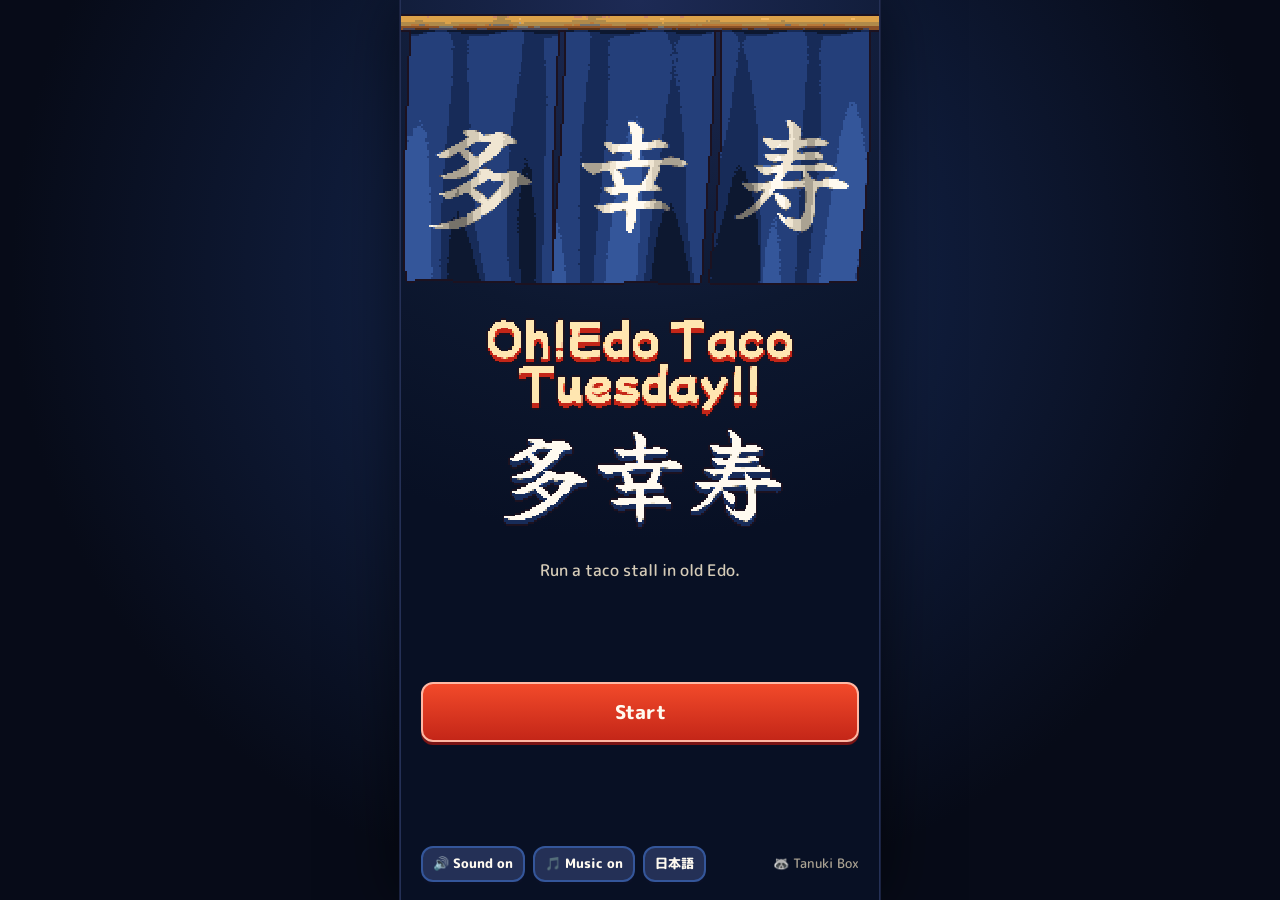
<file: index.html>
<!doctype html>
<html lang="ja">
<head>
<meta charset="utf-8">
<meta name="viewport" content="width=device-width, initial-scale=1, maximum-scale=1, user-scalable=no, viewport-fit=cover">
<title>Oh!Edo Taco Tuesday!!／多幸寿</title>
<meta name="description" content="江戸にタイムスリップしたタコス職人が、屋台「多幸寿」を営む料理ゲーム。ブラウザで無料で遊べます。">
<meta name="theme-color" content="#0d1830">
<meta property="og:type" content="website">
<meta property="og:site_name" content="Tanuki Box">
<meta property="og:title" content="Oh!Edo Taco Tuesday!!／多幸寿">
<meta property="og:description" content="江戸の屋台で、タコスを売ろう。ブラウザで無料で遊べます。">
<meta property="og:url" content="https://tanukibox.github.io/OH-EDO-TACO-TUESDAY/">
<meta property="og:image" content="https://tanukibox.github.io/OH-EDO-TACO-TUESDAY/art/output/game/ogp.png?v=22">
<meta property="og:image:width" content="1200">
<meta property="og:image:height" content="630">
<meta name="twitter:card" content="summary_large_image">
<meta name="twitter:image" content="https://tanukibox.github.io/OH-EDO-TACO-TUESDAY/art/output/game/ogp.png?v=22">
<link rel="icon" type="image/png" href="art/output/game/favicon.png?v=22">
<link rel="apple-touch-icon" href="art/output/game/icon-180.png?v=22">
<link rel="manifest" href="manifest.webmanifest">
<meta name="apple-mobile-web-app-capable" content="yes">
<meta name="apple-mobile-web-app-title" content="多幸寿">
<link rel="preconnect" href="https://fonts.googleapis.com">
<link rel="preconnect" href="https://fonts.gstatic.com" crossorigin>
<link rel="stylesheet" href="https://fonts.googleapis.com/css2?family=M+PLUS+Rounded+1c:wght@500;800&family=Mochiy+Pop+One&family=Yuji+Syuku&display=swap">
<link rel="stylesheet" href="style.css?v=22">
</head>
<body>
<div id="app">
  <section id="scr-title" class="screen"></section>
  <section id="scr-morning" class="screen scroll"></section>
  <section id="scr-auction" class="screen scroll"></section>
  <section id="scr-night" class="screen"></section>
  <section id="scr-result" class="screen scroll"></section>
  <section id="scr-shop" class="screen scroll"></section>
  <section id="scr-fishing" class="screen scroll"></section>
  <section id="scr-forage" class="screen scroll"></section>
  <section id="scr-dex" class="screen scroll"></section>
  <section id="scr-hunt" class="screen scroll"></section>
  <section id="scr-smuggle" class="screen scroll"></section>
  <section id="scr-ending" class="screen scroll"></section>
  <section id="scr-dev" class="screen scroll"></section>
  <section id="scr-kaiso" class="screen scroll"></section>
  <div id="dialog"></div>
  <div id="fxlayer"></div>
  <div id="toast"></div>
  <div id="tipbox"></div>
  <div id="keys" hidden></div>
  <div id="loading">🌮</div>
</div>

<!-- Tanuki Box 共通土台 -->
<script src="js/common/tb-i18n.js?v=22"></script>
<script src="js/common/tb-input.js?v=22"></script>
<script src="js/common/tb-sound.js?v=22"></script>
<script src="js/common/tb-store.js?v=22"></script>
<!-- 設定（数値）とことば（日英） -->
<script>window.OT = { VERSION: 22 };</script>
<script src="js/game/config.js?v=22"></script>
<script src="js/game/text.js?v=22"></script>
<!-- 絵の仕組み（art/build.py）が書き出す折りたたみの数値 -->
<script src="art/output/taco_plain/fold.js?v=22"></script>
<script src="art/output/game/art.js?v=22"></script>
<!-- ゲーム本体 -->
<script src="js/game/state.js?v=22"></script>
<script src="js/game/taste.js?v=22"></script>
<script src="js/game/ui.js?v=22"></script>
<script src="js/game/art.js?v=22"></script>
<script src="js/game/sprites.js?v=22"></script>
<script src="js/game/fx.js?v=22"></script>
<script src="js/game/bgm.js?v=22"></script>
<script src="js/game/opening.js?v=22"></script>
<script src="js/game/tutorial.js?v=22"></script>
<script src="js/game/sfx.js?v=22"></script>
<script src="js/game/share.js?v=22"></script>
<script src="js/game/auction.js?v=22"></script>
<script src="js/game/fishing.js?v=22"></script>
<script src="js/game/forage.js?v=22"></script>
<script src="js/game/shop.js?v=22"></script>
<script src="js/game/dex.js?v=22"></script>
<script src="js/game/hunt.js?v=22"></script>
<script src="js/game/smuggle.js?v=22"></script>
<script src="js/game/story.js?v=22"></script>
<script src="js/game/ending.js?v=22"></script>
<script src="js/game/serve.js?v=22"></script>
<script src="js/game/kitchen.js?v=22"></script>
<script src="js/game/night.js?v=22"></script>
<script src="js/game/news.js?v=22"></script>
<script src="js/game/upgrades.js?v=22"></script>
<script src="js/game/achieve.js?v=22"></script>
<script src="js/game/screens.js?v=22"></script>
<script src="js/game/main.js?v=22"></script>
<script src="js/game/dev.js?v=22"></script>
</body>
</html>
</file>
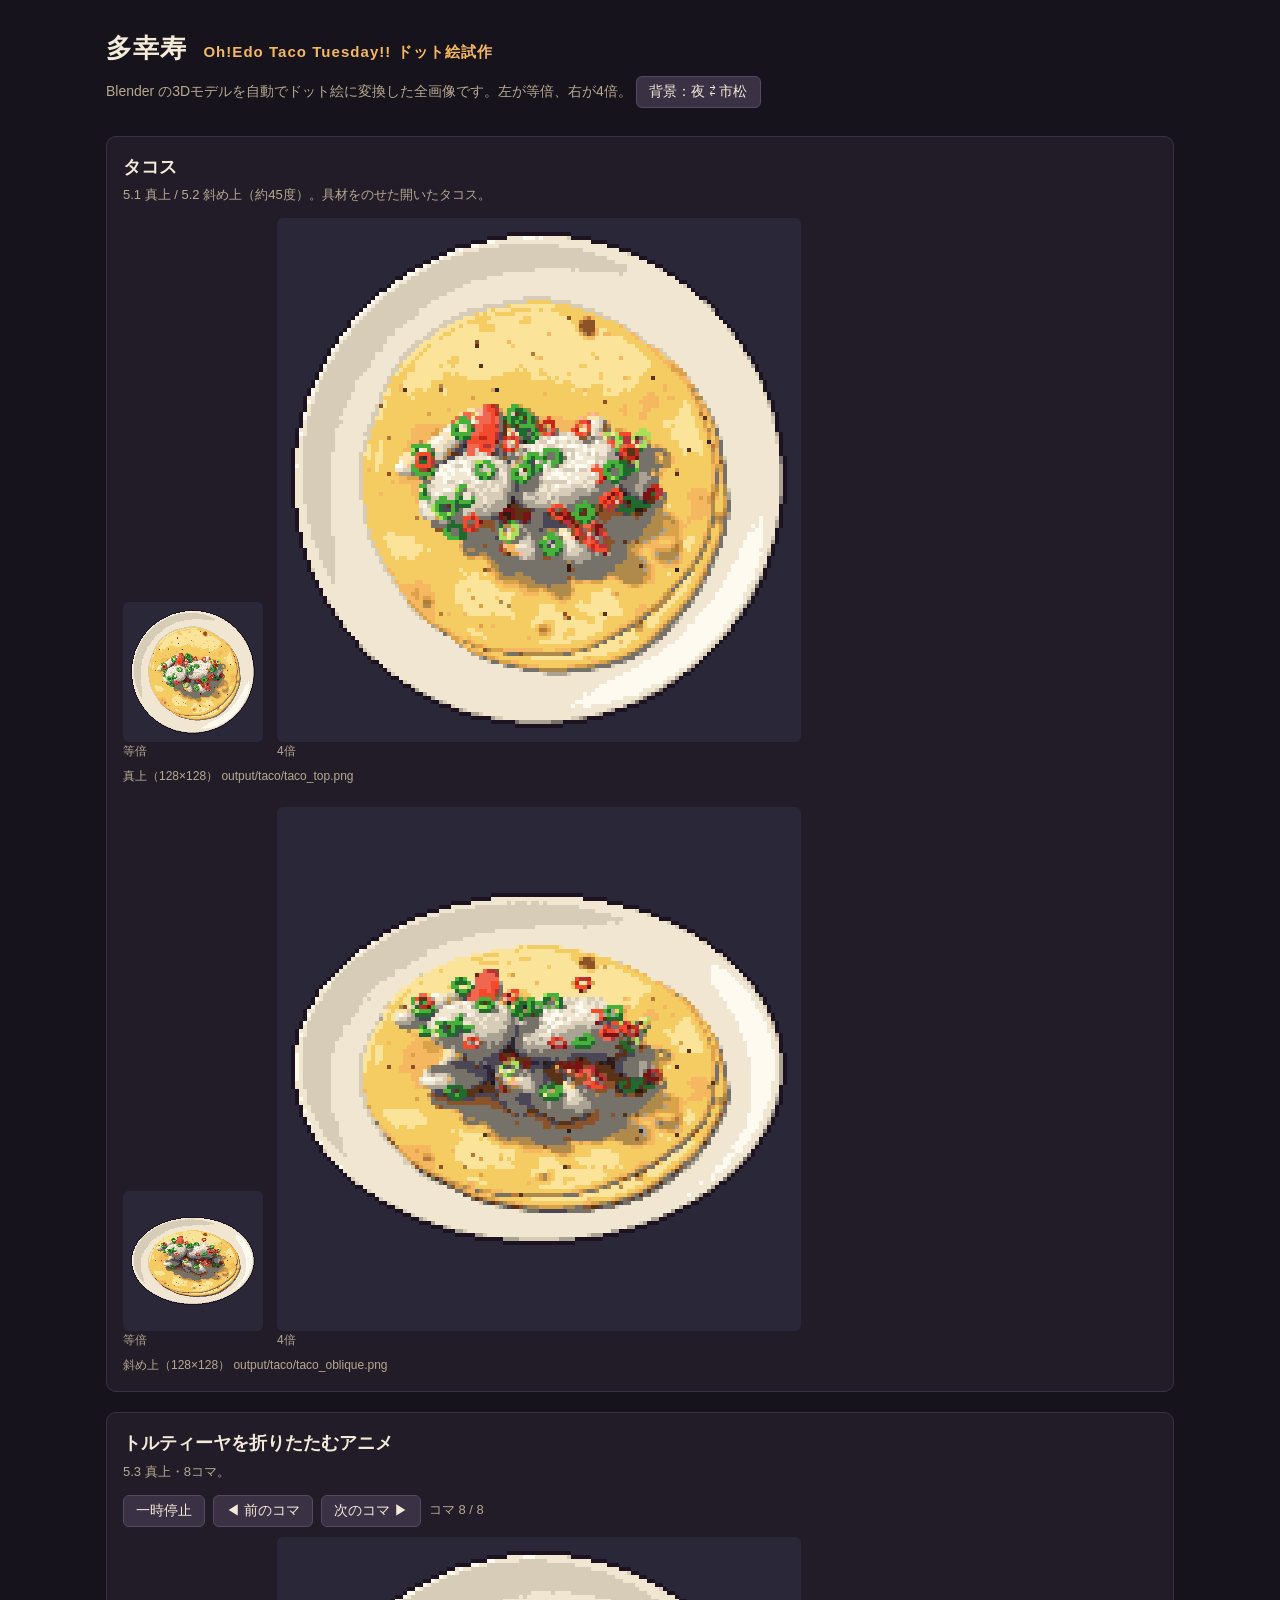
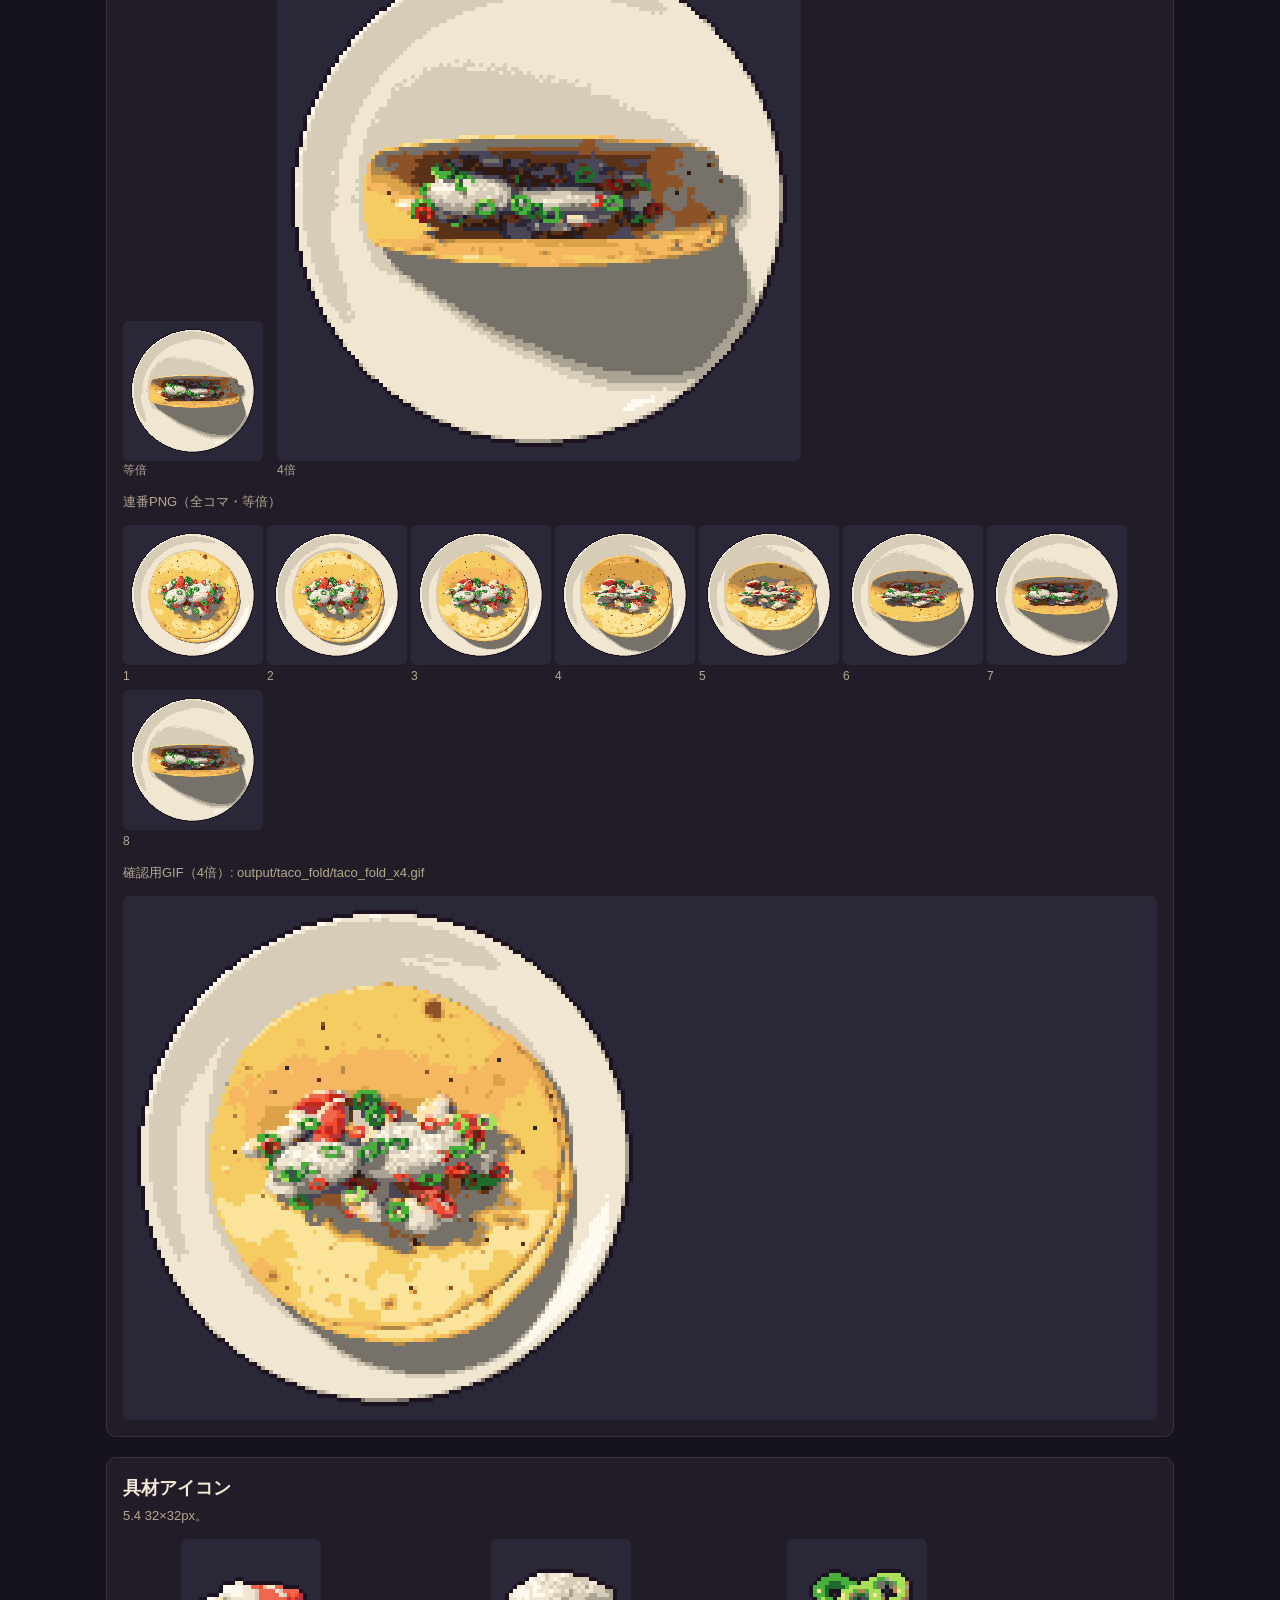
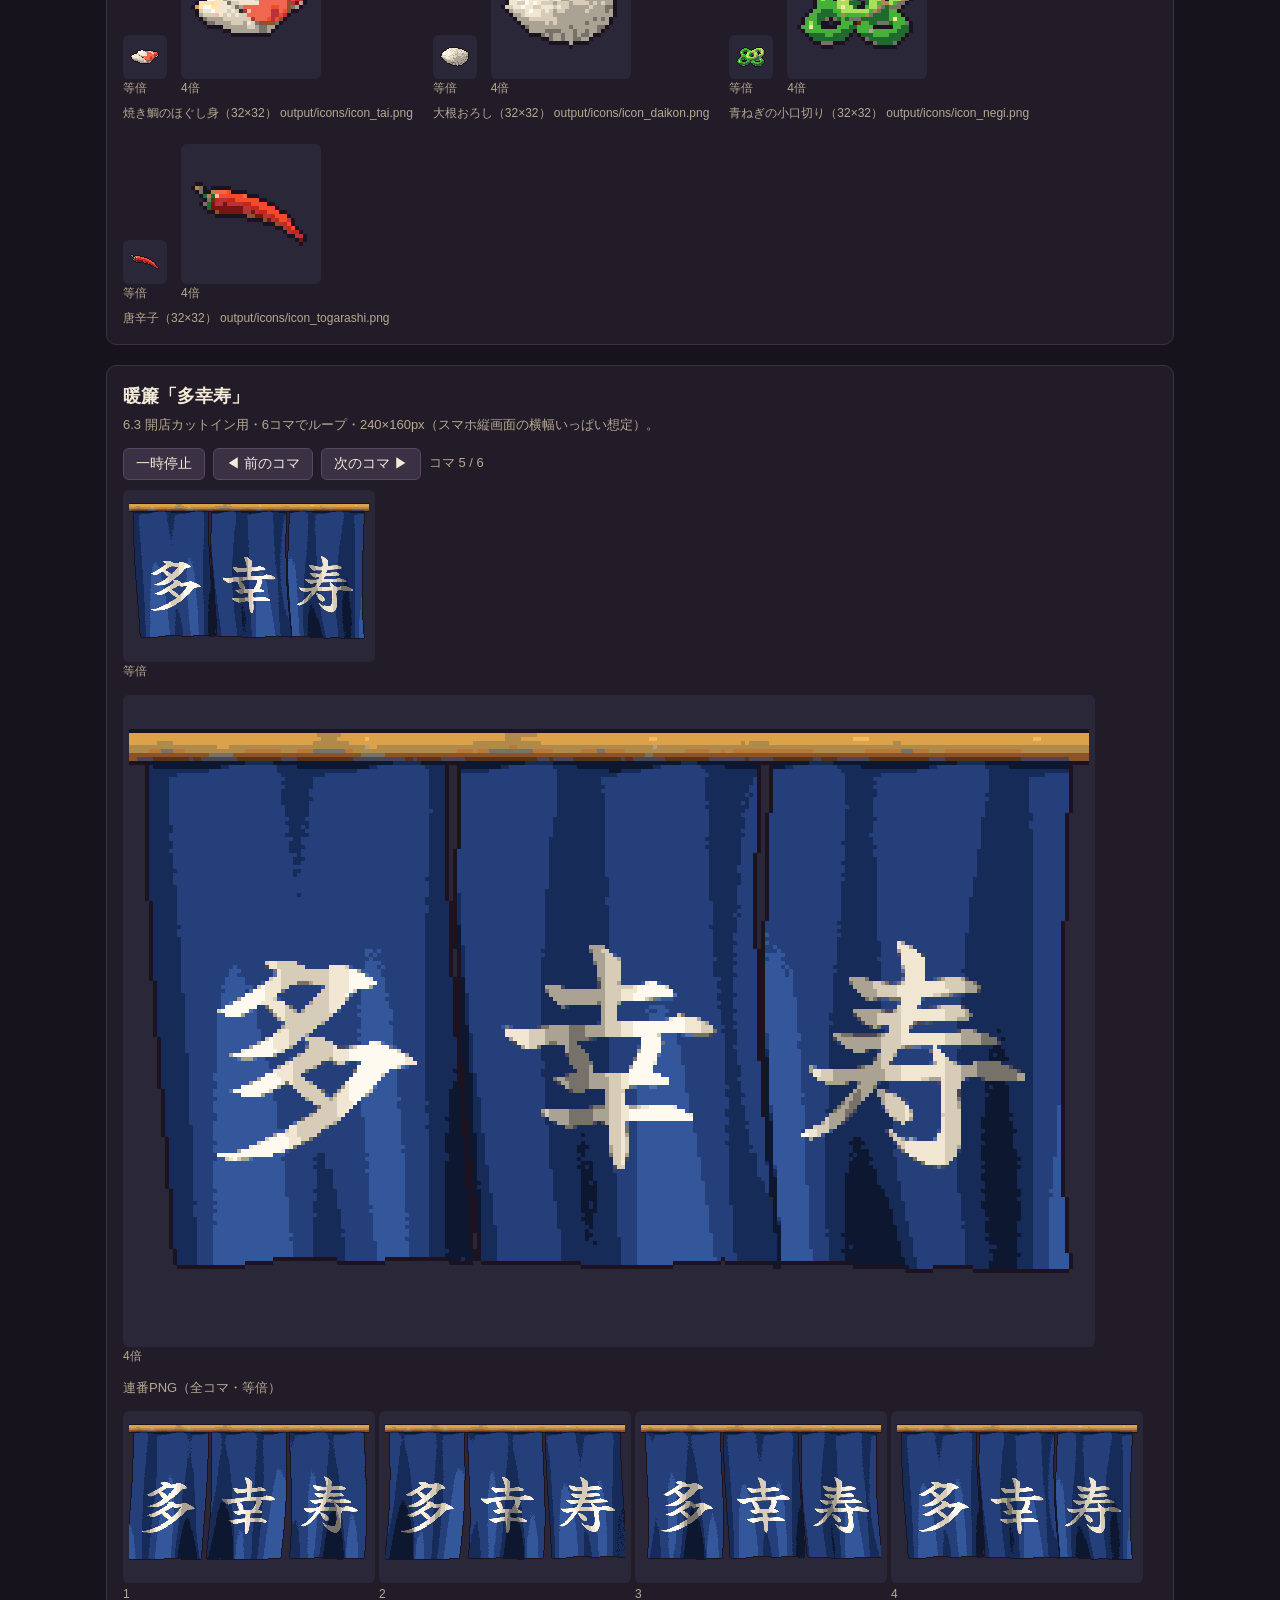
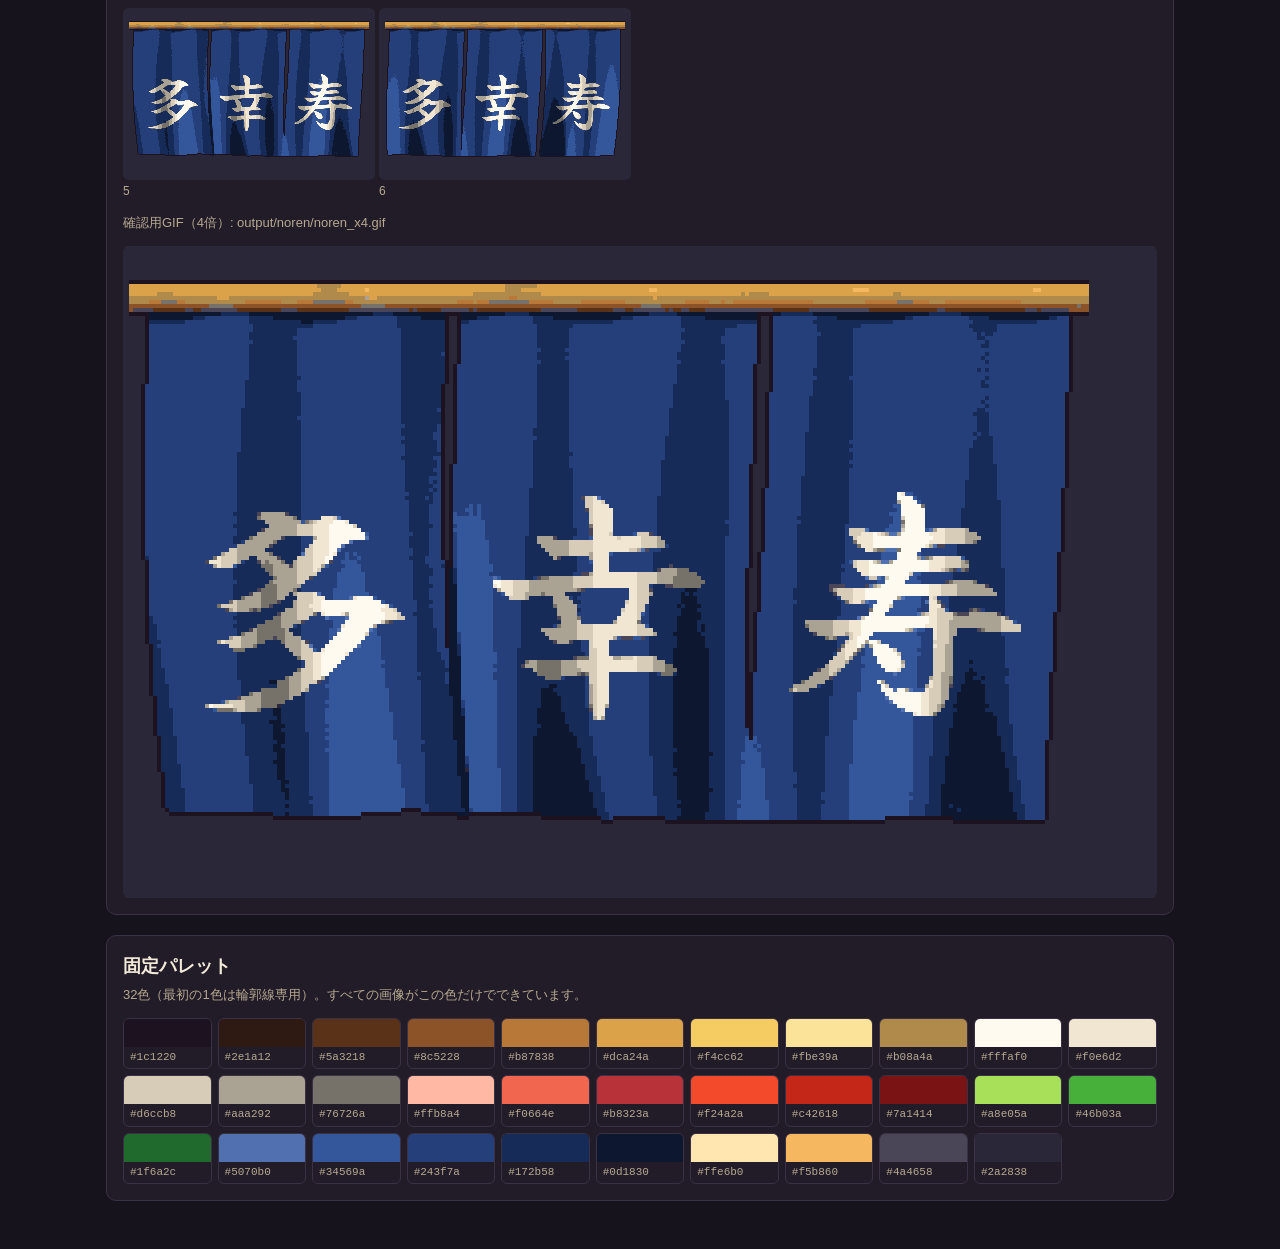
<file: preview.html>
<!doctype html>
<html lang="ja">
<head>
<meta charset="utf-8">
<meta name="viewport" content="width=device-width, initial-scale=1">
<title>多幸寿 ドット絵確認</title>
<style>
  :root {
    --bg: #17131c; --panel: #221c29; --line: #3a3144; --text: #f3ead8;
    --muted: #b6a990; --accent: #f5b860;
  }
  * { box-sizing: border-box; }
  body { margin: 0; background: var(--bg); color: var(--text);
         font-family: "Yu Gothic UI", "Hiragino Sans", "Meiryo", sans-serif; line-height: 1.6; }
  header { padding: 28px 16px 8px; max-width: 1100px; margin: 0 auto; }
  h1 { margin: 0; font-size: 26px; letter-spacing: .04em; }
  h1 small { color: var(--accent); font-size: 15px; margin-left: 8px; }
  header p { color: var(--muted); margin: 6px 0 0; font-size: 14px; }
  main { max-width: 1100px; margin: 0 auto; padding: 0 16px 48px; }
  section { background: var(--panel); border: 1px solid var(--line); border-radius: 10px;
            padding: 16px; margin-top: 20px; }
  h2 { margin: 0 0 4px; font-size: 18px; }
  .note { color: var(--muted); font-size: 13px; margin: 0 0 12px; }
  .row { display: flex; flex-wrap: wrap; gap: 20px; align-items: flex-end; }
  figure { margin: 0; display: flex; flex-direction: column; gap: 6px; }
  figcaption { font-size: 12px; color: var(--muted); }
  .pair { display: flex; gap: 14px; align-items: flex-end; flex-wrap: wrap; }
  .stage { padding: 6px; border-radius: 6px; line-height: 0; max-width: 100%; overflow: auto; }
  .stage.check { background-color: #d8d2c4;
    background-image: linear-gradient(45deg, #bfb8a8 25%, transparent 25%, transparent 75%, #bfb8a8 75%),
                      linear-gradient(45deg, #bfb8a8 25%, transparent 25%, transparent 75%, #bfb8a8 75%);
    background-size: 16px 16px; background-position: 0 0, 8px 8px; }
  .stage.night { background: #2a2838; }
  img { image-rendering: crisp-edges; image-rendering: pixelated; display: block; }
  .controls { display: flex; gap: 8px; align-items: center; flex-wrap: wrap; margin-bottom: 10px; }
  button { background: #3a3144; color: var(--text); border: 1px solid #564a63; border-radius: 6px;
           padding: 6px 12px; font-size: 14px; cursor: pointer; }
  button:hover { border-color: var(--accent); }
  .frame { font-variant-numeric: tabular-nums; color: var(--muted); font-size: 13px; }
  .strip { display: flex; gap: 4px; flex-wrap: wrap; margin-top: 12px; }
  .strip figure { gap: 2px; }
  .swatches { display: grid; grid-template-columns: repeat(auto-fill, minmax(84px, 1fr)); gap: 6px; }
  .sw { border: 1px solid var(--line); border-radius: 6px; overflow: hidden; font-size: 11px; }
  .sw div { height: 28px; }
  .sw span { display: block; padding: 2px 6px; color: var(--muted); font-family: Consolas, monospace; }
  .bgtoggle { margin-left: auto; }
  @media (max-width: 600px) { h1 { font-size: 21px; } }
</style>
</head>
<body>
<header>
  <h1>多幸寿 <small>Oh!Edo Taco Tuesday!! ドット絵試作</small></h1>
  <p>Blender の3Dモデルを自動でドット絵に変換した全画像です。左が等倍、右が4倍。
     <button class="bgtoggle" id="bgBtn">背景：夜 ⇄ 市松</button></p>
</header>
<main id="main"></main>
<script>
const DATA = {"fold": ["output/taco_fold/taco_fold_00.png", "output/taco_fold/taco_fold_01.png", "output/taco_fold/taco_fold_02.png", "output/taco_fold/taco_fold_03.png", "output/taco_fold/taco_fold_04.png", "output/taco_fold/taco_fold_05.png", "output/taco_fold/taco_fold_06.png", "output/taco_fold/taco_fold_07.png"], "foldDur": [700, 110, 110, 110, 110, 110, 110, 900], "noren": ["output/noren/noren_00.png", "output/noren/noren_01.png", "output/noren/noren_02.png", "output/noren/noren_03.png", "output/noren/noren_04.png", "output/noren/noren_05.png"], "norenDur": [120, 120, 120, 120, 120, 120], "icons": [{"src": "output/icons/icon_tai.png", "label": "焼き鯛のほぐし身"}, {"src": "output/icons/icon_daikon.png", "label": "大根おろし"}, {"src": "output/icons/icon_negi.png", "label": "青ねぎの小口切り"}, {"src": "output/icons/icon_togarashi.png", "label": "唐辛子"}], "palette": ["#1c1220", "#2e1a12", "#5a3218", "#8c5228", "#b87838", "#dca24a", "#f4cc62", "#fbe39a", "#b08a4a", "#fffaf0", "#f0e6d2", "#d6ccb8", "#aaa292", "#76726a", "#ffb8a4", "#f0664e", "#b8323a", "#f24a2a", "#c42618", "#7a1414", "#a8e05a", "#46b03a", "#1f6a2c", "#5070b0", "#34569a", "#243f7a", "#172b58", "#0d1830", "#ffe6b0", "#f5b860", "#4a4658", "#2a2838"]};
const main = document.getElementById("main");
let bg = "night";

function el(tag, attrs, ...kids) {
  const e = document.createElement(tag);
  for (const [k, v] of Object.entries(attrs || {})) e.setAttribute(k, v);
  for (const k of kids) e.append(k);
  return e;
}
function pixImg(src, w, h, scale) {
  return el("img", { src, width: w * scale, height: h * scale, alt: src });
}
function stage(child) { return el("div", { class: "stage " + bg }, child); }
function pair(src, w, h, label) {
  return el("figure", {},
    el("div", { class: "pair" },
      el("div", {}, stage(pixImg(src, w, h, 1)), el("figcaption", {}, "等倍")),
      el("div", {}, stage(pixImg(src, w, h, 4)), el("figcaption", {}, "4倍"))),
    el("figcaption", {}, label + "（" + w + "×" + h + "） " + src));
}
function section(title, note) {
  const s = el("section", {}, el("h2", {}, title), el("p", { class: "note" }, note));
  main.append(s);
  return s;
}
function anim(sec, frames, w, h, durations, gif) {
  const imgs = [1, 4].map(s => pixImg(frames[0], w, h, s));
  // 全コマを先に読み込んでおく
  frames.forEach(f => { const i = new Image(); i.src = f; });
  let idx = 0, playing = true, timer = null;
  const label = el("span", { class: "frame" }, "");
  const show = () => { imgs.forEach(im => im.src = frames[idx]); label.textContent = "コマ " + (idx + 1) + " / " + frames.length; };
  const tick = () => { show(); timer = setTimeout(() => { idx = (idx + 1) % frames.length; if (playing) tick(); }, durations[idx]); };
  const playBtn = el("button", {}, "一時停止");
  playBtn.onclick = () => { playing = !playing; playBtn.textContent = playing ? "一時停止" : "再生"; clearTimeout(timer); if (playing) tick(); };
  const step = d => { playing = false; playBtn.textContent = "再生"; clearTimeout(timer); idx = (idx + d + frames.length) % frames.length; show(); };
  const prev = el("button", {}, "◀ 前のコマ"); prev.onclick = () => step(-1);
  const next = el("button", {}, "次のコマ ▶"); next.onclick = () => step(1);
  sec.append(el("div", { class: "controls" }, playBtn, prev, next, label));
  sec.append(el("div", { class: "pair" },
    el("div", {}, stage(imgs[0]), el("figcaption", {}, "等倍")),
    el("div", {}, stage(imgs[1]), el("figcaption", {}, "4倍"))));
  const strip = el("div", { class: "strip" });
  frames.forEach((f, i) => strip.append(el("figure", {}, stage(pixImg(f, w, h, 1)), el("figcaption", {}, String(i + 1)))));
  sec.append(el("p", { class: "note", style: "margin-top:12px" }, "連番PNG（全コマ・等倍）"), strip);
  sec.append(el("p", { class: "note", style: "margin-top:12px" }, "確認用GIF（4倍）: " + gif),
             stage(el("img", { src: gif, alt: gif, style: "max-width:100%;height:auto" })));
  tick();
}

function render() {
  main.innerHTML = "";
  let s = section("タコス", "5.1 真上 / 5.2 斜め上（約45度）。具材をのせた開いたタコス。");
  const row = el("div", { class: "row" });
  row.append(pair("output/taco/taco_top.png", 128, 128, "真上"));
  row.append(pair("output/taco/taco_oblique.png", 128, 128, "斜め上"));
  s.append(row);

  s = section("トルティーヤを折りたたむアニメ", "5.3 真上・" + DATA.fold.length + "コマ。");
  anim(s, DATA.fold, 128, 128, DATA.foldDur, "output/taco_fold/taco_fold_x4.gif");

  s = section("具材アイコン", "5.4 32×32px。");
  const irow = el("div", { class: "row" });
  DATA.icons.forEach(ic => irow.append(pair(ic.src, 32, 32, ic.label)));
  s.append(irow);

  s = section("暖簾「多幸寿」", "6.3 開店カットイン用・" + DATA.noren.length + "コマでループ・240×160px（スマホ縦画面の横幅いっぱい想定）。");
  anim(s, DATA.noren, 240, 160, DATA.norenDur, "output/noren/noren_x4.gif");

  s = section("固定パレット", DATA.palette.length + "色（最初の1色は輪郭線専用）。すべての画像がこの色だけでできています。");
  const sw = el("div", { class: "swatches" });
  DATA.palette.forEach(c => sw.append(el("div", { class: "sw" }, el("div", { style: "background:" + c }), el("span", {}, c))));
  s.append(sw);
}
document.getElementById("bgBtn").onclick = () => { bg = bg === "night" ? "check" : "night"; render(); };
render();
</script>
</body>
</html>
</file>
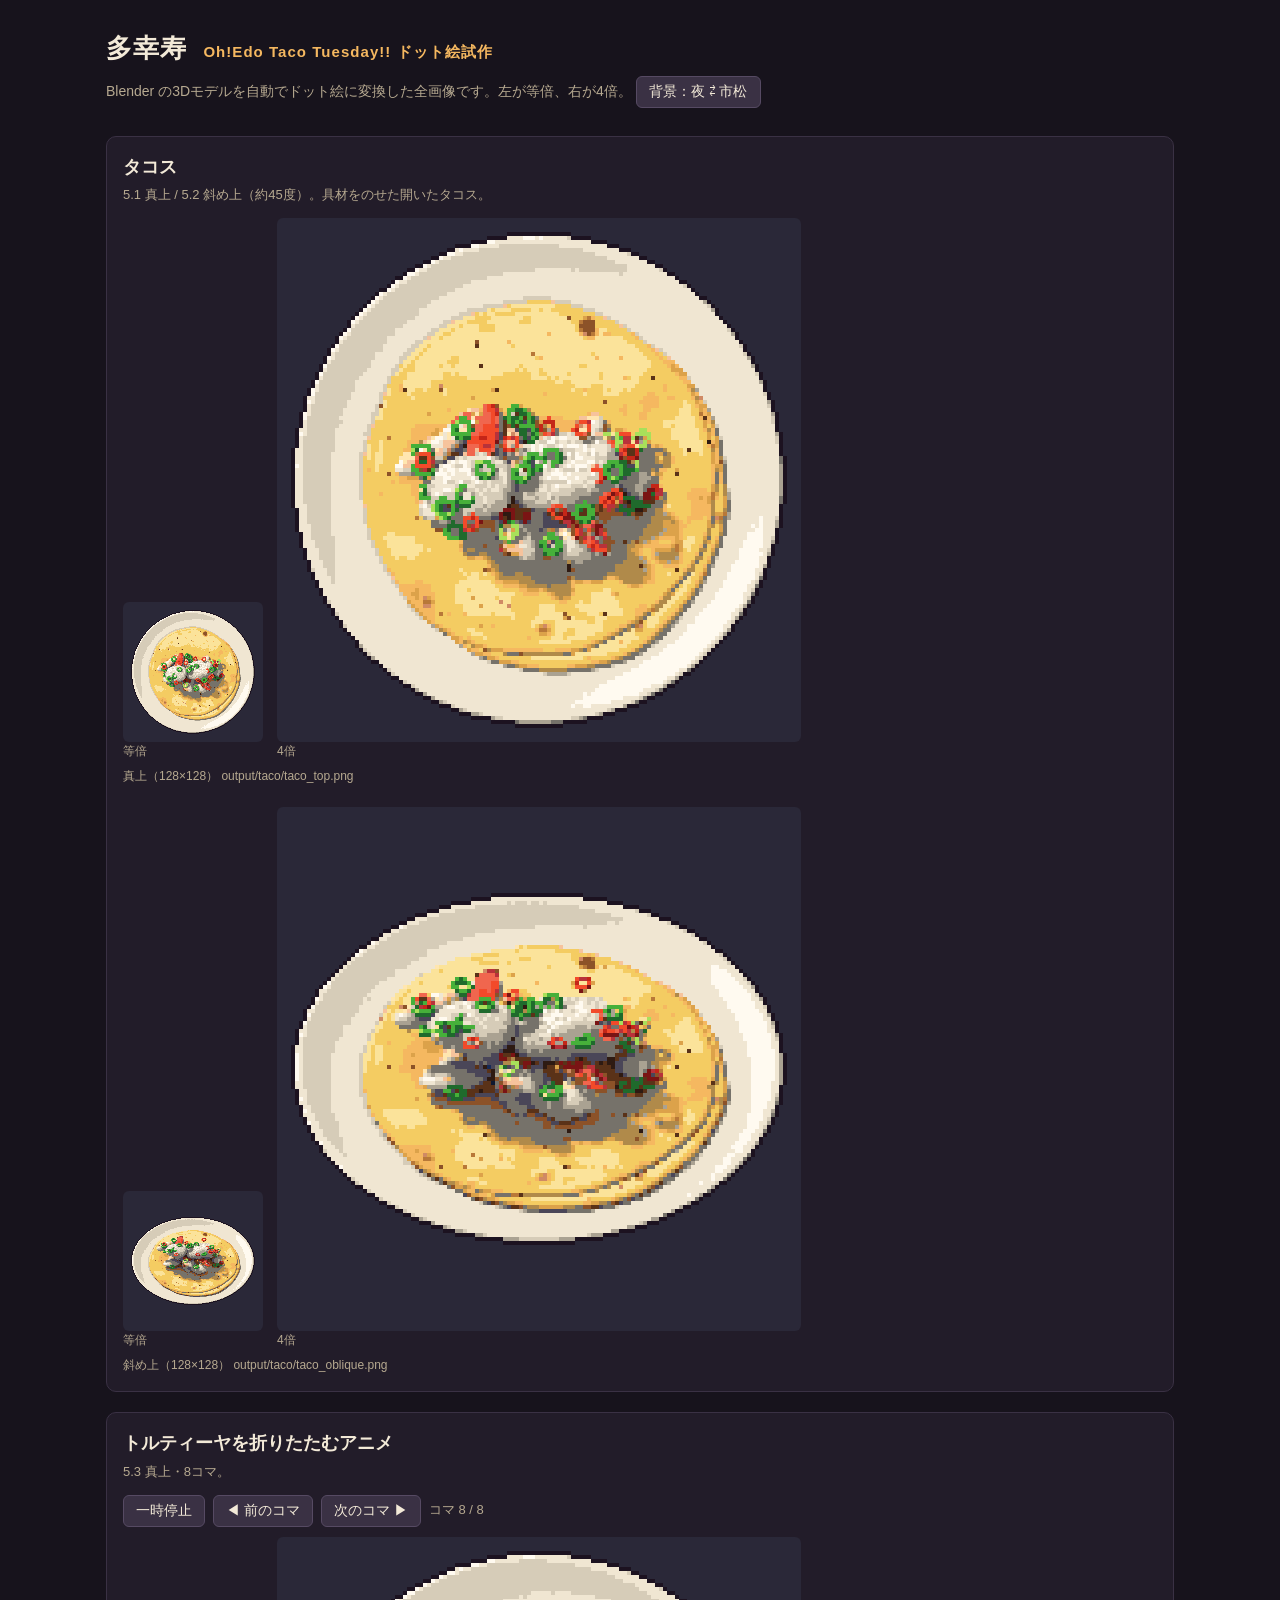
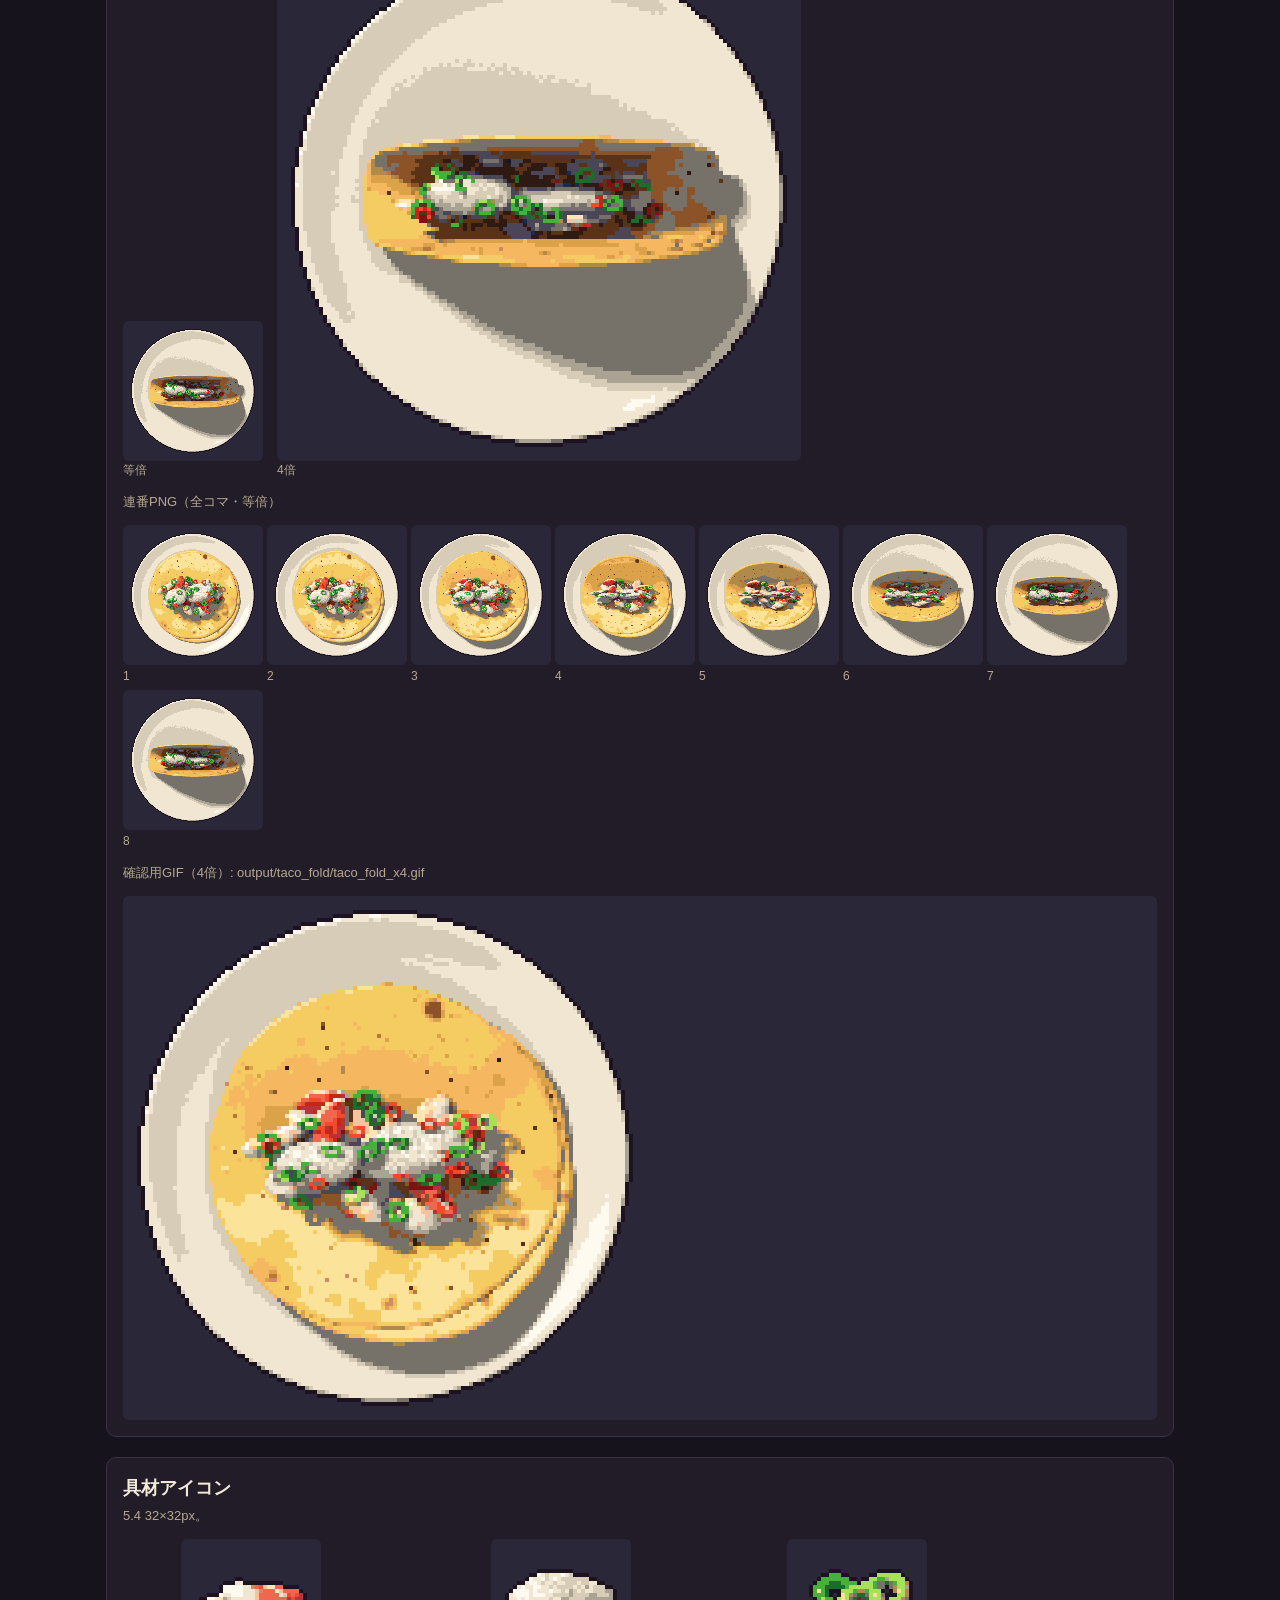
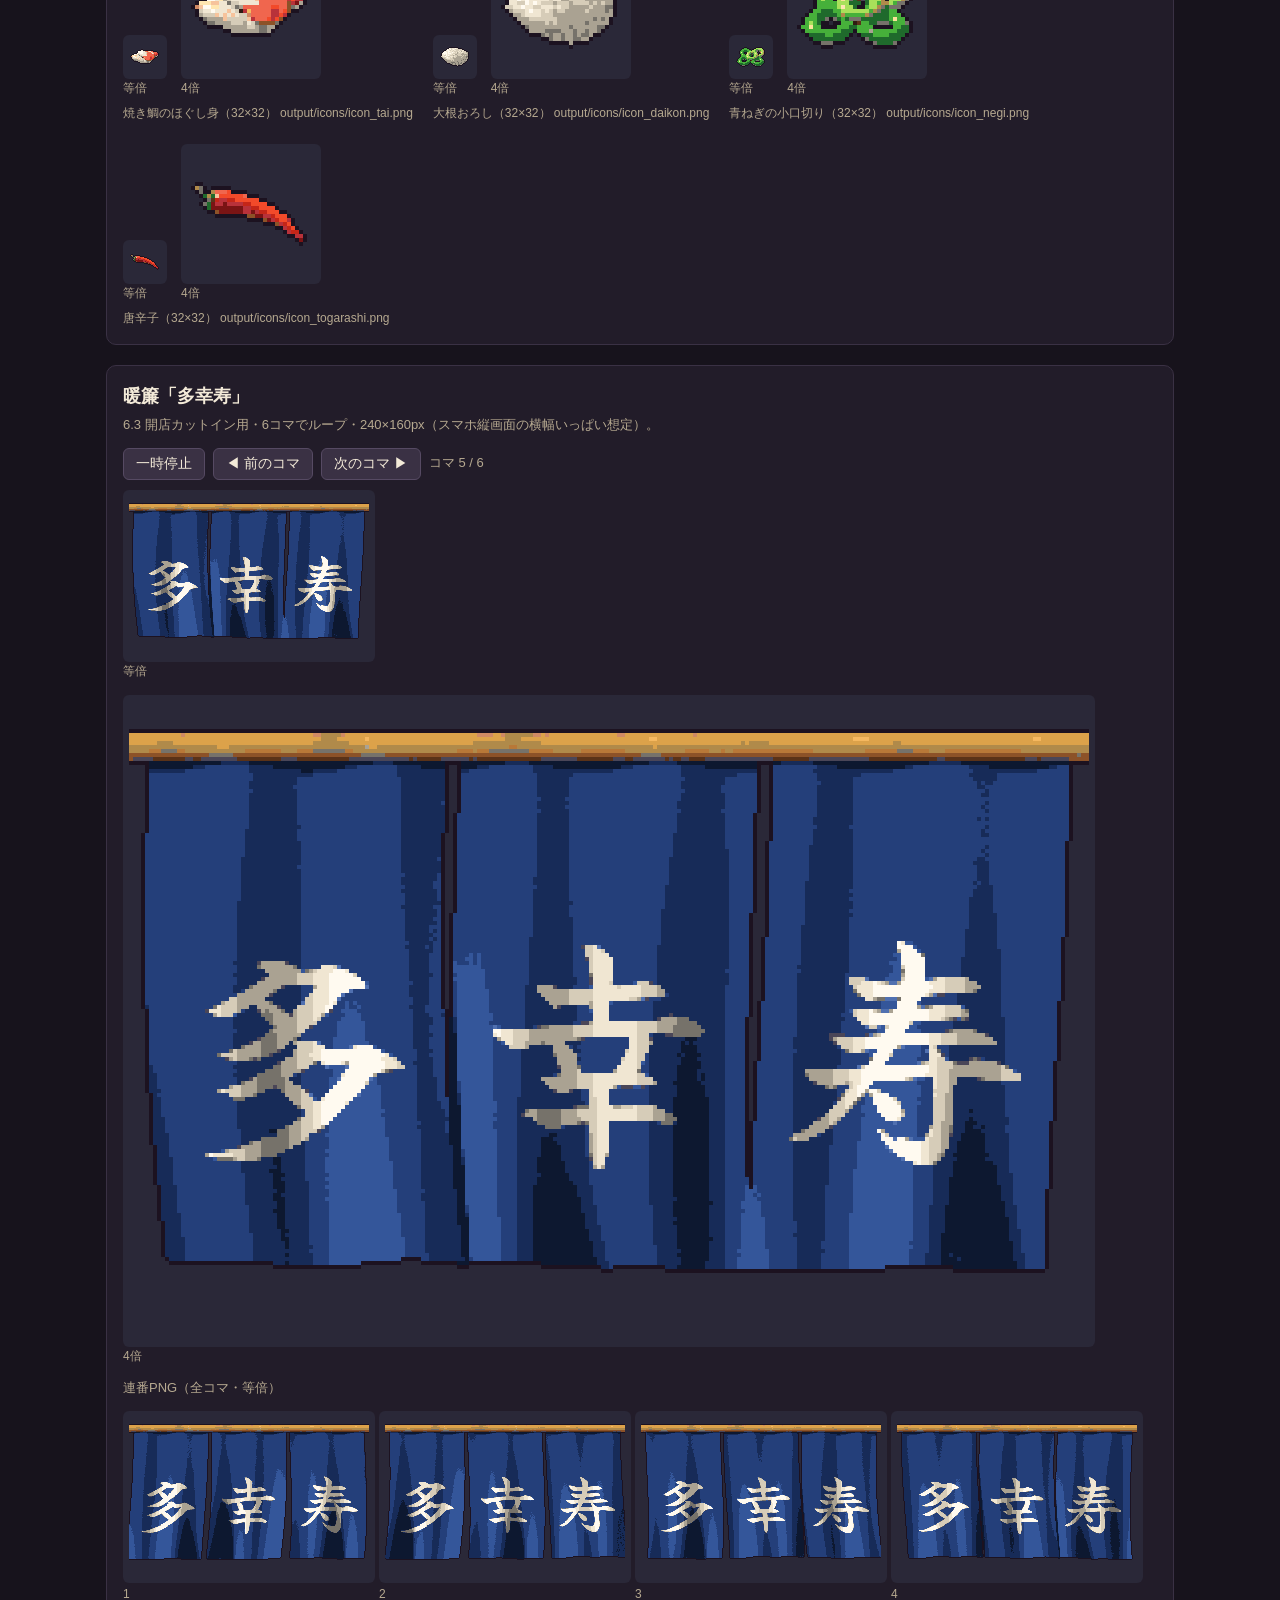
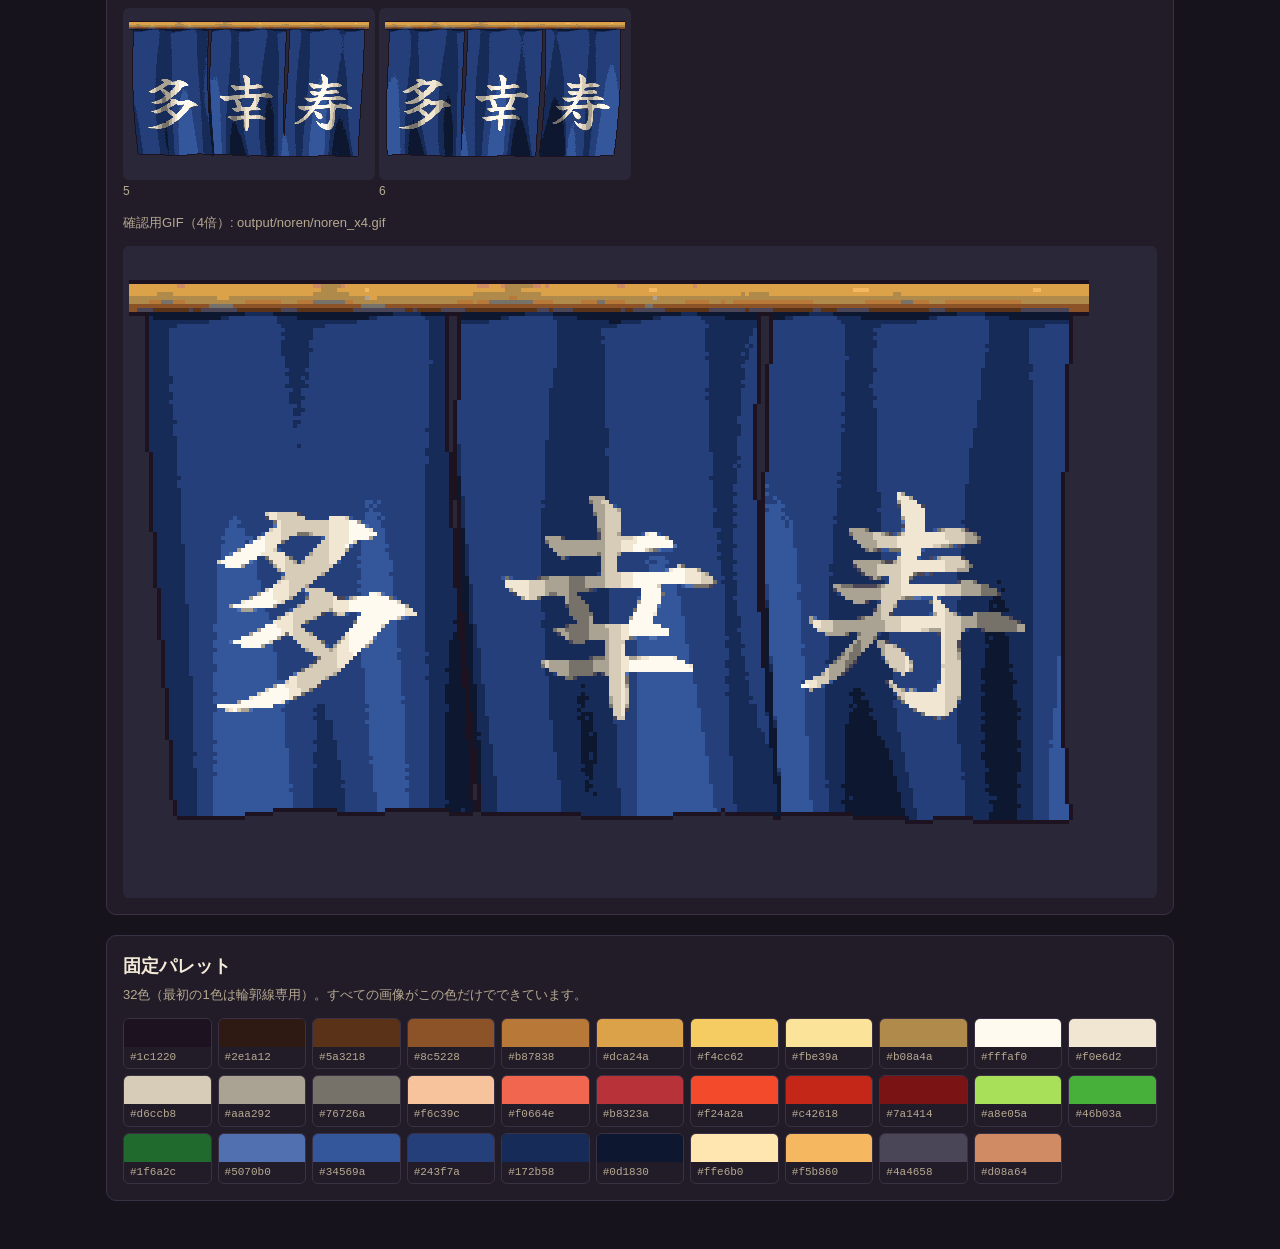
<file: art/preview.html>
<!doctype html>
<html lang="ja">
<head>
<meta charset="utf-8">
<meta name="viewport" content="width=device-width, initial-scale=1">
<title>多幸寿 ドット絵確認</title>
<style>
  :root {
    --bg: #17131c; --panel: #221c29; --line: #3a3144; --text: #f3ead8;
    --muted: #b6a990; --accent: #f5b860;
  }
  * { box-sizing: border-box; }
  body { margin: 0; background: var(--bg); color: var(--text);
         font-family: "Yu Gothic UI", "Hiragino Sans", "Meiryo", sans-serif; line-height: 1.6; }
  header { padding: 28px 16px 8px; max-width: 1100px; margin: 0 auto; }
  h1 { margin: 0; font-size: 26px; letter-spacing: .04em; }
  h1 small { color: var(--accent); font-size: 15px; margin-left: 8px; }
  header p { color: var(--muted); margin: 6px 0 0; font-size: 14px; }
  main { max-width: 1100px; margin: 0 auto; padding: 0 16px 48px; }
  section { background: var(--panel); border: 1px solid var(--line); border-radius: 10px;
            padding: 16px; margin-top: 20px; }
  h2 { margin: 0 0 4px; font-size: 18px; }
  .note { color: var(--muted); font-size: 13px; margin: 0 0 12px; }
  .row { display: flex; flex-wrap: wrap; gap: 20px; align-items: flex-end; }
  figure { margin: 0; display: flex; flex-direction: column; gap: 6px; }
  figcaption { font-size: 12px; color: var(--muted); }
  .pair { display: flex; gap: 14px; align-items: flex-end; flex-wrap: wrap; }
  .stage { padding: 6px; border-radius: 6px; line-height: 0; max-width: 100%; overflow: auto; }
  .stage.check { background-color: #d8d2c4;
    background-image: linear-gradient(45deg, #bfb8a8 25%, transparent 25%, transparent 75%, #bfb8a8 75%),
                      linear-gradient(45deg, #bfb8a8 25%, transparent 25%, transparent 75%, #bfb8a8 75%);
    background-size: 16px 16px; background-position: 0 0, 8px 8px; }
  .stage.night { background: #2a2838; }
  img { image-rendering: crisp-edges; image-rendering: pixelated; display: block; }
  .controls { display: flex; gap: 8px; align-items: center; flex-wrap: wrap; margin-bottom: 10px; }
  button { background: #3a3144; color: var(--text); border: 1px solid #564a63; border-radius: 6px;
           padding: 6px 12px; font-size: 14px; cursor: pointer; }
  button:hover { border-color: var(--accent); }
  .frame { font-variant-numeric: tabular-nums; color: var(--muted); font-size: 13px; }
  .strip { display: flex; gap: 4px; flex-wrap: wrap; margin-top: 12px; }
  .strip figure { gap: 2px; }
  .swatches { display: grid; grid-template-columns: repeat(auto-fill, minmax(84px, 1fr)); gap: 6px; }
  .sw { border: 1px solid var(--line); border-radius: 6px; overflow: hidden; font-size: 11px; }
  .sw div { height: 28px; }
  .sw span { display: block; padding: 2px 6px; color: var(--muted); font-family: Consolas, monospace; }
  .bgtoggle { margin-left: auto; }
  @media (max-width: 600px) { h1 { font-size: 21px; } }
</style>
</head>
<body>
<header>
  <h1>多幸寿 <small>Oh!Edo Taco Tuesday!! ドット絵試作</small></h1>
  <p>Blender の3Dモデルを自動でドット絵に変換した全画像です。左が等倍、右が4倍。
     <button class="bgtoggle" id="bgBtn">背景：夜 ⇄ 市松</button></p>
</header>
<main id="main"></main>
<script>
const DATA = {"fold": ["output/taco_fold/taco_fold_00.png", "output/taco_fold/taco_fold_01.png", "output/taco_fold/taco_fold_02.png", "output/taco_fold/taco_fold_03.png", "output/taco_fold/taco_fold_04.png", "output/taco_fold/taco_fold_05.png", "output/taco_fold/taco_fold_06.png", "output/taco_fold/taco_fold_07.png"], "foldDur": [700, 110, 110, 110, 110, 110, 110, 900], "noren": ["output/noren/noren_00.png", "output/noren/noren_01.png", "output/noren/noren_02.png", "output/noren/noren_03.png", "output/noren/noren_04.png", "output/noren/noren_05.png"], "norenDur": [120, 120, 120, 120, 120, 120], "icons": [{"src": "output/icons/icon_tai.png", "label": "焼き鯛のほぐし身"}, {"src": "output/icons/icon_daikon.png", "label": "大根おろし"}, {"src": "output/icons/icon_negi.png", "label": "青ねぎの小口切り"}, {"src": "output/icons/icon_togarashi.png", "label": "唐辛子"}], "palette": ["#1c1220", "#2e1a12", "#5a3218", "#8c5228", "#b87838", "#dca24a", "#f4cc62", "#fbe39a", "#b08a4a", "#fffaf0", "#f0e6d2", "#d6ccb8", "#aaa292", "#76726a", "#f6c39c", "#f0664e", "#b8323a", "#f24a2a", "#c42618", "#7a1414", "#a8e05a", "#46b03a", "#1f6a2c", "#5070b0", "#34569a", "#243f7a", "#172b58", "#0d1830", "#ffe6b0", "#f5b860", "#4a4658", "#d08a64"]};
const main = document.getElementById("main");
let bg = "night";

function el(tag, attrs, ...kids) {
  const e = document.createElement(tag);
  for (const [k, v] of Object.entries(attrs || {})) e.setAttribute(k, v);
  for (const k of kids) e.append(k);
  return e;
}
function pixImg(src, w, h, scale) {
  return el("img", { src, width: w * scale, height: h * scale, alt: src });
}
function stage(child) { return el("div", { class: "stage " + bg }, child); }
function pair(src, w, h, label) {
  return el("figure", {},
    el("div", { class: "pair" },
      el("div", {}, stage(pixImg(src, w, h, 1)), el("figcaption", {}, "等倍")),
      el("div", {}, stage(pixImg(src, w, h, 4)), el("figcaption", {}, "4倍"))),
    el("figcaption", {}, label + "（" + w + "×" + h + "） " + src));
}
function section(title, note) {
  const s = el("section", {}, el("h2", {}, title), el("p", { class: "note" }, note));
  main.append(s);
  return s;
}
function anim(sec, frames, w, h, durations, gif) {
  const imgs = [1, 4].map(s => pixImg(frames[0], w, h, s));
  // 全コマを先に読み込んでおく
  frames.forEach(f => { const i = new Image(); i.src = f; });
  let idx = 0, playing = true, timer = null;
  const label = el("span", { class: "frame" }, "");
  const show = () => { imgs.forEach(im => im.src = frames[idx]); label.textContent = "コマ " + (idx + 1) + " / " + frames.length; };
  const tick = () => { show(); timer = setTimeout(() => { idx = (idx + 1) % frames.length; if (playing) tick(); }, durations[idx]); };
  const playBtn = el("button", {}, "一時停止");
  playBtn.onclick = () => { playing = !playing; playBtn.textContent = playing ? "一時停止" : "再生"; clearTimeout(timer); if (playing) tick(); };
  const step = d => { playing = false; playBtn.textContent = "再生"; clearTimeout(timer); idx = (idx + d + frames.length) % frames.length; show(); };
  const prev = el("button", {}, "◀ 前のコマ"); prev.onclick = () => step(-1);
  const next = el("button", {}, "次のコマ ▶"); next.onclick = () => step(1);
  sec.append(el("div", { class: "controls" }, playBtn, prev, next, label));
  sec.append(el("div", { class: "pair" },
    el("div", {}, stage(imgs[0]), el("figcaption", {}, "等倍")),
    el("div", {}, stage(imgs[1]), el("figcaption", {}, "4倍"))));
  const strip = el("div", { class: "strip" });
  frames.forEach((f, i) => strip.append(el("figure", {}, stage(pixImg(f, w, h, 1)), el("figcaption", {}, String(i + 1)))));
  sec.append(el("p", { class: "note", style: "margin-top:12px" }, "連番PNG（全コマ・等倍）"), strip);
  sec.append(el("p", { class: "note", style: "margin-top:12px" }, "確認用GIF（4倍）: " + gif),
             stage(el("img", { src: gif, alt: gif, style: "max-width:100%;height:auto" })));
  tick();
}

function render() {
  main.innerHTML = "";
  let s = section("タコス", "5.1 真上 / 5.2 斜め上（約45度）。具材をのせた開いたタコス。");
  const row = el("div", { class: "row" });
  row.append(pair("output/taco/taco_top.png", 128, 128, "真上"));
  row.append(pair("output/taco/taco_oblique.png", 128, 128, "斜め上"));
  s.append(row);

  s = section("トルティーヤを折りたたむアニメ", "5.3 真上・" + DATA.fold.length + "コマ。");
  anim(s, DATA.fold, 128, 128, DATA.foldDur, "output/taco_fold/taco_fold_x4.gif");

  s = section("具材アイコン", "5.4 32×32px。");
  const irow = el("div", { class: "row" });
  DATA.icons.forEach(ic => irow.append(pair(ic.src, 32, 32, ic.label)));
  s.append(irow);

  s = section("暖簾「多幸寿」", "6.3 開店カットイン用・" + DATA.noren.length + "コマでループ・240×160px（スマホ縦画面の横幅いっぱい想定）。");
  anim(s, DATA.noren, 240, 160, DATA.norenDur, "output/noren/noren_x4.gif");

  s = section("固定パレット", DATA.palette.length + "色（最初の1色は輪郭線専用）。すべての画像がこの色だけでできています。");
  const sw = el("div", { class: "swatches" });
  DATA.palette.forEach(c => sw.append(el("div", { class: "sw" }, el("div", { style: "background:" + c }), el("span", {}, c))));
  s.append(sw);
}
document.getElementById("bgBtn").onclick = () => { bg = bg === "night" ? "check" : "night"; render(); };
render();
</script>
</body>
</html>
</file>
<file: style.css>
/* 多幸寿：見た目（夜の屋台。藍色と提灯の明かり） */
:root {
  --ink: #fffaf0;
  --ink2: #d6ccb8;
  --muted: #aaa292;
  --night: #0d1830;
  --night2: #172b58;
  --panel: #1a2240;
  --panel2: #243056;
  --line: #34569a;
  --lantern: #f5b860;
  --lantern2: #ffe6b0;
  --red: #f24a2a;
  --green: #46b03a;
  --wood: #8c5228;
  --wood2: #5a3218;
  --safe-b: env(safe-area-inset-bottom, 0px);
  --safe-t: env(safe-area-inset-top, 0px);
}
* { box-sizing: border-box; -webkit-tap-highlight-color: transparent; }
html, body { margin: 0; height: 100%; background: #070b18; color: var(--ink); }
body {
  font-family: "M PLUS Rounded 1c", "Hiragino Maru Gothic ProN", "Yu Gothic UI", sans-serif;
  font-weight: 500;
  overflow: hidden;
  touch-action: manipulation;
  user-select: none; -webkit-user-select: none;
}
#app {
  position: relative;
  width: 100%; max-width: 480px; height: 100%; height: 100dvh;
  margin: 0 auto;
  background: radial-gradient(120% 60% at 50% 0%, #1d2a55 0%, var(--night) 60%, #081024 100%);
  overflow: hidden;
  box-shadow: 0 0 0 1px #1a2240, 0 0 60px rgba(0,0,0,.6);
}
.screen { position: absolute; inset: 0; display: none; flex-direction: column; padding-top: var(--safe-t); }
.screen.on { display: flex; }
.screen.scroll { overflow-y: auto; -webkit-overflow-scrolling: touch; padding-bottom: calc(96px + var(--safe-b)); }
#loading { position: absolute; inset: 0; display: grid; place-items: center; font-size: 48px; animation: spin 1.2s linear infinite; }
body.ready #loading { display: none; }
body.ready.busy #loading { display: grid; z-index: 200; background: rgba(7,11,24,.6); }   /* 夜やミニゲームの前に、絵がそろうのを待つあいだ */
@keyframes spin { to { transform: rotate(360deg); } }

canvas.pix { image-rendering: pixelated; image-rendering: crisp-edges; display: block; }

/* ボタン */
.btn {
  font: inherit; font-weight: 800; color: var(--ink);
  background: var(--panel2); border: 2px solid var(--line); border-radius: 12px;
  padding: 10px 16px; cursor: pointer; min-height: 44px;
  box-shadow: 0 3px 0 #0a1026;
  transition: transform .06s;
}
.btn:active { transform: translateY(2px); box-shadow: 0 1px 0 #0a1026; }
.btn:disabled { opacity: .45; }
.btn.primary { background: linear-gradient(#f24a2a, #c42618); border-color: #ffb8a4; box-shadow: 0 3px 0 #7a1414; }
.btn.big { font-size: 19px; padding: 14px 18px; width: 100%; }
.btn.ghost { background: transparent; }
.btn.small { font-size: 13px; padding: 6px 10px; min-height: 36px; }
.btn.x { background: #000; border-color: #444; }

/* 上の帯 */
.hud {
  display: flex; gap: 10px; align-items: center; flex-wrap: wrap;
  padding: 8px 12px; font-size: 14px; font-weight: 800;
  background: rgba(7,11,24,.65); border-bottom: 1px solid #243056;
}
.hud-day { color: var(--lantern2); }
.hud-timer { margin-left: auto; color: var(--lantern); font-variant-numeric: tabular-nums; }
.scr-title { margin: 14px 16px 8px; font-size: 22px; font-weight: 800; }
.lead { margin: 6px 16px; color: var(--ink2); }

/* ポン吉 */
.pon { display: flex; gap: 8px; margin: 6px 16px; padding: 10px; background: #2a2838; border: 1px solid #4a4658; border-radius: 12px; }
.pon-face { font-size: 30px; line-height: 1; }
.pon-face-img { width: 44px; height: 44px; image-rendering: pixelated; background: #f0e6d2; border-radius: 10px; border: 2px solid #b87838; display: block; }
.tut-face.pon-face-img { width: 40px; height: 40px; margin: -14px 0 -2px -4px; box-shadow: 0 2px 0 rgba(0,0,0,.4); }
.pon-text { display: flex; flex-direction: column; font-size: 14px; }
.pon-text b { color: var(--lantern); font-size: 12px; }

/* お知らせ */
#tipbox { position: absolute; left: 0; right: 0; bottom: calc(150px + var(--safe-b)); display: flex; flex-direction: column; align-items: center; pointer-events: none; z-index: 50; }
#toast { position: absolute; left: 0; right: 0; top: 30%; display: flex; flex-direction: column; align-items: center; gap: 8px; pointer-events: none; z-index: 50; }
.toast { background: rgba(13,24,48,.92); border: 2px solid var(--lantern); border-radius: 12px; padding: 10px 16px; font-weight: 800; max-width: 88%; text-align: center; animation: pop .2s ease-out; transition: opacity .35s, transform .35s; }
.toast.big { font-family: "Mochiy Pop One", sans-serif; font-size: 34px; color: var(--lantern2); border: none; background: none; text-shadow: 0 3px 0 #7a1414, 0 0 16px #f5b860; }
.toast.tip { font-size: 14px; border-color: #4a4658; background: #2a2838; }
.toast.out { opacity: 0; transform: translateY(-10px); }
@keyframes pop { from { transform: scale(.7); opacity: 0; } to { transform: scale(1); opacity: 1; } }

/* タイトル */
#scr-title { justify-content: space-between; padding-bottom: calc(18px + var(--safe-b)); }
.title-top { display: flex; flex-direction: column; align-items: center; }
.title-noren { width: 100%; height: auto; aspect-ratio: 3 / 2; }
.logo { margin: 8px 0 0; text-align: center; display: flex; flex-direction: column; align-items: center; line-height: 1.05; }
.logo-en { font-family: "Mochiy Pop One", sans-serif; font-size: clamp(26px, 8.5vw, 38px); color: var(--lantern2); text-shadow: 0 3px 0 #c42618, 0 0 18px rgba(245,184,96,.6); letter-spacing: .01em; }
.logo-ja { font-family: "Yuji Syuku", serif; font-size: clamp(40px, 13vw, 58px); color: var(--ink); text-shadow: 0 3px 0 #172b58; margin-top: 4px; }
.tagline { color: var(--ink2); margin: 6px 0; }
.title-btns { display: flex; flex-direction: column; gap: 10px; padding: 0 20px; }
.title-foot { display: flex; gap: 8px; align-items: center; padding: 10px 20px 0; }
.title-foot .by { margin-left: auto; color: var(--muted); font-size: 13px; }

/* 朝：仕入れ先 */
.suppliers { display: grid; grid-template-columns: 1fr 1fr; gap: 8px; margin: 6px 16px; }
.sup { font: inherit; color: var(--ink); text-align: left; background: var(--panel2); border: 2px solid var(--line); border-radius: 12px; padding: 10px; display: flex; flex-direction: column; gap: 2px; cursor: pointer; min-height: 84px; }
.sup.game { border-color: var(--lantern); }
.sup.soon { opacity: .45; border-style: dashed; border-color: #4a4658; }
.sup.blocked { opacity: .6; }
.sup-kind { font-size: 11px; color: var(--lantern); }
.sup.shop .sup-kind { color: #a8e05a; }
.sup-name { font-weight: 800; font-size: 16px; }
.sup-desc { font-size: 12px; color: var(--ink2); }
.pantry { margin: 10px 16px; }
.pantry h3 { font-size: 15px; margin: 6px 0; }
.chips { display: flex; flex-wrap: wrap; gap: 6px; }
.chip { display: inline-flex; align-items: center; gap: 4px; background: #172b58; border-radius: 999px; padding: 2px 10px 2px 4px; font-size: 13px; }
.chip.zero { opacity: .45; }
.chip-icon { width: 24px; height: 24px; }
.sticky-bottom { position: fixed; left: 50%; transform: translateX(-50%); bottom: 0; width: 100%; max-width: 480px; padding: 10px 16px calc(12px + var(--safe-b)); background: linear-gradient(transparent, #070b18 40%); z-index: 5; }

/* 競り */
.auc-intro { margin: 10px 16px; display: flex; flex-direction: column; gap: 16px; }
.auc-intro p { line-height: 1.7; }
.auc-time { height: 8px; margin: 4px 16px; background: #172b58; border-radius: 4px; overflow: hidden; }
.auc-time i, .auc-lot i { display: block; height: 100%; background: var(--lantern); }
.auc-panel { position: relative; margin: 10px 16px; padding: 14px; border-radius: 16px; background: linear-gradient(#5a3218, #2e1a12); border: 3px solid #8c5228; display: flex; flex-direction: column; align-items: center; gap: 4px; cursor: pointer; touch-action: none; }
.auc-panel.won { border-color: var(--green); }
.auc-panel.lost { border-color: #4a4658; }
.auc-fish { width: 288px; max-width: 80%; height: auto; aspect-ratio: 3 / 2; }
.auc-name { font-weight: 800; font-size: 18px; }
.auc-market { font-size: 13px; color: var(--ink2); }
.auc-price { font-family: "Mochiy Pop One", sans-serif; font-size: 56px; line-height: 1.1; color: var(--ink); background: #fffaf0; color: #1c1220; border-radius: 10px; padding: 0 18px; min-width: 60%; text-align: center; font-variant-numeric: tabular-nums; box-shadow: 0 4px 0 #b87838; }
.auc-price.cheap { color: #1f6a2c; background: #eaf7d4; }
.auc-price.pricey { color: #c42618; }
.auc-price.poor { opacity: .55; }
.auc-lot { width: 80%; height: 6px; background: #2e1a12; border-radius: 3px; overflow: hidden; margin-top: 6px; }
.auc-tap { margin-top: 6px; font-weight: 800; color: var(--lantern2); animation: blink 1s infinite; }
@keyframes blink { 50% { opacity: .4; } }
.auc-msg { position: absolute; top: 40%; left: 0; right: 0; text-align: center; font-family: "Mochiy Pop One", sans-serif; font-size: 26px; opacity: 0; pointer-events: none; transition: opacity .15s; }
.auc-msg.show { opacity: 1; }
.auc-msg.won { color: #a8e05a; text-shadow: 0 2px 0 #1f6a2c; }
.auc-msg.lost { color: #d6ccb8; text-shadow: 0 2px 0 #1c1220; }
.auc-log { margin: 6px 16px; padding-left: 20px; font-size: 14px; color: var(--ink2); }
.auc-log.big { font-size: 17px; color: var(--ink); line-height: 1.9; }

/* 夜：屋台 */
#scr-night { background: #0d1830; }
.stall { position: relative; width: 100%; aspect-ratio: 192 / 108; max-height: 34vh; margin: 0 auto; flex: none; }
.stall-canvas { width: 100%; height: 100%; object-fit: contain; }
.seat-hit { position: absolute; top: 18%; bottom: 0; z-index: 2; }
.bubble { position: absolute; top: 4%; transform: translateX(-50%); width: 30%; display: none; flex-direction: column; align-items: center; gap: 2px; pointer-events: none; z-index: 3; }
.bubble.on { display: flex; }
.bubble .b-line { background: #fffaf0; color: #1c1220; font-size: 11px; font-weight: 800; border-radius: 8px; padding: 3px 6px; line-height: 1.25; text-align: center; box-shadow: 0 2px 0 #aaa292; }
.bubble .b-type { font-size: 10px; color: var(--lantern2); background: rgba(13,24,48,.8); border-radius: 6px; padding: 0 6px; }
.bubble .b-order { background: #fffaf0; color: #c42618; font-size: 11.5px; font-weight: 800; border-radius: 8px; padding: 3px 6px; line-height: 1.2; text-align: center; border: 2px solid transparent; }
.bubble.sel .b-order { border-color: var(--lantern); box-shadow: 0 0 10px #f5b860; }
.bubble .b-bar { width: 70%; height: 5px; background: rgba(0,0,0,.5); border-radius: 3px; overflow: hidden; }
.bubble .b-bar i { display: block; height: 100%; }
.fx { position: absolute; inset: 0; pointer-events: none; z-index: 4; }
.floater { position: absolute; top: 40%; transform: translateX(-50%); font-weight: 800; font-size: 16px; white-space: nowrap; animation: floatUp 1.8s ease-out forwards; text-shadow: 0 2px 0 #1c1220; }
.floater.s3 { color: #ffe6b0; font-size: 20px; }
.floater.s2 { color: #fffaf0; }
.floater.s1 { color: #aaa292; }
.floater.angry { font-size: 28px; }
@keyframes floatUp { 0% { transform: translate(-50%, 10px) scale(.6); opacity: 0; } 15% { transform: translate(-50%, 0) scale(1.15); opacity: 1; } 100% { transform: translate(-50%, -40px) scale(1); opacity: 0; } }

/* 夜：調理台 */
.kitchen { flex: 1; min-height: 0; display: flex; flex-direction: column; background: linear-gradient(#5a3218, #3a2010); border-top: 3px solid #8c5228; padding: 6px 10px calc(8px + var(--safe-b)); gap: 6px; }
.board { position: relative; flex: 1 1 auto; min-height: 110px; display: flex; justify-content: center; align-items: center; }
.board-canvas { height: 100%; max-height: 256px; width: auto; aspect-ratio: 1; }
.dish-name { position: absolute; bottom: 0; left: 0; right: 0; text-align: center; font-size: 13px; font-weight: 800; color: var(--lantern2); text-shadow: 0 2px 0 #1c1220; }
.tabs { display: flex; gap: 4px; flex: none; }
.tab { flex: 1; font: inherit; font-weight: 800; font-size: 14px; color: var(--ink2); background: #2e1a12; border: 2px solid #5a3218; border-radius: 10px 10px 4px 4px; padding: 6px 0; min-height: 38px; cursor: pointer; }
.tab.on { color: #1c1220; background: var(--lantern2); border-color: var(--lantern); }
.bins { display: grid; grid-template-columns: repeat(3, 1fr); gap: 6px; flex: none; max-height: 30vh; overflow-y: auto; }
.bin { font: inherit; color: var(--ink); background: #2e1a12; border: 2px solid #8c5228; border-radius: 10px; padding: 4px; display: grid; grid-template-columns: 32px 1fr; grid-template-rows: auto auto; column-gap: 4px; align-items: center; text-align: left; cursor: pointer; min-height: 48px; }
.bin canvas { grid-row: span 2; width: 32px; height: 32px; }
.bin-name { font-size: 12px; font-weight: 800; line-height: 1.15; }
.bin-count { font-size: 11px; color: var(--muted); }
.bin.on { border-color: var(--lantern); background: #5a3218; box-shadow: 0 0 0 2px rgba(245,184,96,.4) inset; }
.bin.empty { opacity: .4; }
.actions { display: grid; grid-template-columns: 1fr 2fr; gap: 8px; flex: none; }
.actions .btn { min-height: 52px; font-size: 17px; }

/* 結果 */
.res-table { margin: 6px 16px; background: var(--panel); border: 2px solid var(--line); border-radius: 14px; overflow: hidden; }
.res-row { display: flex; justify-content: space-between; align-items: baseline; padding: 10px 14px; border-bottom: 1px solid #243056; gap: 12px; }
.res-row:last-child { border-bottom: none; }
.res-row span { color: var(--ink2); font-size: 14px; }
.res-row b { font-size: 16px; text-align: right; }
.res-row.big b { font-family: "Mochiy Pop One", sans-serif; font-size: 30px; color: var(--lantern2); }
.res-row.up b { color: #a8e05a; }
.res-row.down b { color: #ffb8a4; }
.res-btns { display: flex; flex-direction: column; gap: 10px; margin: 16px; }

/* PC：まわりを夜の町の色に */
@media (min-width: 520px) {
  body { background: radial-gradient(circle at 50% 30%, #172b58, #070b18 70%); }
  #app { border-left: 1px solid #243056; border-right: 1px solid #243056; }
}
@media (max-height: 640px) {
  .stall { max-height: 30vh; }
  .bins { max-height: 26vh; }
  .actions .btn { min-height: 46px; }
}

/* ---------- 第2段階 ---------- */
.row-btns { display: flex; flex-wrap: wrap; align-items: center; gap: 10px; margin: 4px 16px; }
.chapter-name { white-space: nowrap; margin-left: auto; font-size: 13px; color: var(--lantern2); border: 1px solid #4a4658; border-radius: 999px; padding: 2px 10px; }
.kago-panel { display: flex; gap: 10px; align-items: center; margin: 10px 16px; padding: 10px; background: #2e1a12; border: 2px solid #8c5228; border-radius: 12px; }
.kago-panel > div { display: flex; flex-direction: column; gap: 2px; flex: 1; }
.kago-panel span { font-size: 12px; color: var(--ink2); }
.actions.three { grid-template-columns: 1fr 1fr 1.6fr; }
.actions.three .btn { font-size: 14px; padding: 8px 6px; }
.btn.kago { background: #b87838; border-color: #fbe39a; font-size: 14px !important; }
.toast.lv { color: #a8e05a; border-color: #46b03a; }
.bubble .b-line.cmt { background: #ffe6b0; }

/* 店 */
.shop-list { display: flex; flex-direction: column; gap: 6px; margin: 6px 16px; }
.shop-row { display: flex; align-items: center; gap: 10px; background: var(--panel2); border: 2px solid var(--line); border-radius: 12px; padding: 6px 10px; }
.shop-row.off { opacity: .45; }
.shop-icon { width: 32px; height: 32px; }
.shop-info { flex: 1; display: flex; flex-direction: column; font-size: 12px; color: var(--ink2); }
.shop-info b { color: var(--ink); font-size: 15px; }
.btn.buy { min-width: 76px; background: linear-gradient(#46b03a, #1f6a2c); border-color: #a8e05a; }

/* 一本釣り */
.sea-panel { position: relative; margin: 8px 16px; border: 3px solid #34569a; border-radius: 14px; overflow: hidden; touch-action: none; cursor: pointer; }
.sea-canvas { width: 100%; height: auto; aspect-ratio: 3 / 2; }
.tension { position: absolute; right: 8px; top: 12%; bottom: 12%; width: 18px; background: rgba(13,24,48,.7); border: 2px solid #fffaf0; border-radius: 9px; overflow: hidden; display: flex; flex-direction: column-reverse; }
.tension i { display: block; width: 100%; background: linear-gradient(#f24a2a, #f5b860 40%, #46b03a); transition: height .05s; }
.tension span { position: absolute; top: -2px; left: 50%; transform: translate(-50%, -100%); font-size: 10px; }
.tension.danger { border-color: #f24a2a; box-shadow: 0 0 12px #f24a2a; }
.sea-help { position: absolute; left: 0; right: 0; bottom: 8px; text-align: center; font-weight: 800; color: var(--lantern2); text-shadow: 0 2px 0 #0d1830; pointer-events: none; }
.sea-help.warn { color: #f24a2a; font-size: 20px; animation: blink .3s infinite; }

/* 採集 */
.field-canvas { width: calc(100% - 32px); margin: 8px 16px; height: auto; aspect-ratio: 3 / 2; border: 3px solid #46b03a; border-radius: 14px; touch-action: none; cursor: pointer; }
.forage-log { margin: 4px 16px; font-size: 14px; color: var(--ink2); min-height: 20px; }

/* 図鑑 */
.dex-tabs { display: flex; gap: 4px; margin: 0 16px 6px; }
.dex-grid { display: grid; grid-template-columns: 1fr; gap: 6px; margin: 0 16px; }
.dex-card { display: flex; gap: 10px; align-items: center; background: var(--panel2); border: 2px solid var(--line); border-radius: 12px; padding: 6px; }
.dex-card.shadow { background: #121a33; border-color: #243056; color: var(--muted); }
.dex-thumb { width: 72px; height: 72px; flex: none; }
.dex-card.small .dex-thumb { width: 56px; height: 56px; }
.dex-icon { width: 36px; height: 36px; flex: none; }
.dex-info { display: flex; flex-direction: column; gap: 1px; font-size: 12px; color: var(--ink2); min-width: 0; flex: 1; }
.dex-info b { color: var(--ink); font-size: 14px; }
.dex-info .lv { color: var(--lantern); }
.dex-info .need { font-size: 11px; }
.dex-info .sudachi { color: #a8e05a; font-size: 11px; }
.taste-bars { display: grid; grid-template-columns: 1fr 1fr 1fr; gap: 2px 8px; margin-top: 2px; }
.taste-bars .tb { display: flex; align-items: center; gap: 4px; font-size: 10px; }
.taste-bars .tb span { width: 26px; }
.taste-bars .tb i { display: block; height: 5px; background: var(--lantern); border-radius: 3px; min-width: 2px; }
@media (min-width: 420px) { .dex-grid { grid-template-columns: 1fr 1fr; } }

/* ランクアップ */
.rankup { margin: 6px 16px 12px; padding: 14px; text-align: center; border-radius: 16px; background: radial-gradient(circle at 50% 0%, #5a3218, #2e1a12); border: 3px solid var(--lantern); box-shadow: 0 0 24px rgba(245,184,96,.5); animation: pop .4s ease-out; }
.rankup-title { font-weight: 800; color: var(--lantern2); }
.rankup-name { font-family: "Yuji Syuku", serif; font-size: 34px; margin: 4px 0; }
.rankup p { margin: 6px 0 4px; font-size: 13px; color: var(--ink2); }
.rankup ul { list-style: none; padding: 0; margin: 0; display: flex; flex-wrap: wrap; gap: 4px; justify-content: center; }
.rankup li { background: rgba(13,24,48,.6); border-radius: 999px; padding: 2px 10px; font-size: 12px; }

/* ---------- 第3段階 ---------- */
#dialog { position: absolute; inset: 0; z-index: 80; display: none; background: rgba(7,11,24,.55); }
#dialog.on { display: block; }
.dlg-card { position: absolute; left: 10px; right: 10px; bottom: calc(14px + var(--safe-b)); display: flex; gap: 10px; align-items: flex-start; background: #fffaf0; color: #1c1220; border: 3px solid #5a3218; border-radius: 14px; padding: 12px 14px 22px; box-shadow: 0 6px 0 #2e1a12; animation: pop .15s ease-out; }
.dlg-card.narr { background: #172b58; color: #fffaf0; border-color: #f5b860; box-shadow: 0 6px 0 #0d1830; }
.dlg-face { font-size: 34px; line-height: 1; width: 56px; height: 56px; display: grid; place-items: center; background: #f0e6d2; border-radius: 10px; flex: none; }
.dlg-face.none { display: none; }
.dlg-body { flex: 1; min-width: 0; }
.dlg-name { font-weight: 800; color: #c42618; font-size: 14px; }
.dlg-text { font-size: 16px; line-height: 1.6; }
.dlg-next { position: absolute; right: 12px; bottom: 4px; font-size: 12px; animation: blink 1s infinite; }
.dlg-skip { position: absolute; top: calc(10px + var(--safe-t)); right: 10px; font: inherit; font-size: 13px; color: #fffaf0; background: rgba(13,24,48,.8); border: 1px solid #4a4658; border-radius: 999px; padding: 6px 12px; }
.notice { margin: 6px 16px; padding: 10px 12px; border-radius: 12px; font-size: 14px; font-weight: 800; }
.notice.fest { background: linear-gradient(90deg, #b8323a, #f0664e); color: #fffaf0; }
.notice.vip { background: #2a2838; border: 2px solid #f5b860; color: #ffe6b0; }
.kago-panel.real { border-color: #f4cc62; }
.tribute-panel { margin: 10px 16px; padding: 12px; border-radius: 14px; background: radial-gradient(circle at 50% 0%, #34569a, #172b58); border: 3px solid #f5b860; display: flex; flex-direction: column; gap: 6px; }
.tribute-panel span { font-size: 13px; color: var(--ink2); }
.tribute-panel .miss { color: #ffb8a4; }
.bubble .b-type.vip { background: #b8323a; color: #fff; }
.bubble .b-type.reg { background: #b87838; color: #fff; }
.bubble .b-type.trav { background: #1f6a2c; color: #fff; }
.hunt-msg { margin: 0 16px; text-align: center; font-family: "Mochiy Pop One", sans-serif; font-size: 20px; color: #a8e05a; opacity: 0; transition: opacity .15s; min-height: 28px; }
.hunt-msg.show { opacity: 1; }
.hunt-msg.bad { color: #f24a2a; }
.hunt-canvas { border-color: #8c5228; }
.night-canvas { border-color: #34569a; }
.auc-log li.bad { color: #ffb8a4; }
.cleared { color: #a8e05a; font-weight: 800; margin: 0; }
.ending { display: flex; flex-direction: column; align-items: center; padding-bottom: 20px; }
.ending-title { font-family: "Mochiy Pop One", sans-serif; font-size: clamp(30px, 10vw, 44px); color: #ffe6b0; text-shadow: 0 4px 0 #c42618, 0 0 24px #f5b860; margin: 10px 0 0; text-align: center; }
.ending-sub { font-family: "Yuji Syuku", serif; font-size: 22px; margin: 6px 0; }
.ending-taco { width: 256px; height: 256px; }
.ending-stats { color: var(--ink2); padding: 0 16px; text-align: center; }
.ending .res-btns { width: 100%; }

/* ---------- 第4段階：絵と演出 ---------- */
.logo-img { width: min(92%, 480px); height: auto; aspect-ratio: 240 / 132; margin-top: -8px; }
.mateo-canvas { position: absolute; left: 0; bottom: 0; height: 88%; max-height: 160px; width: auto; aspect-ratio: 64 / 80; pointer-events: none; }
.board { position: relative; }
.map { position: relative; margin: 6px 16px; border: 3px solid #8c5228; border-radius: 12px; overflow: hidden; }
.map-img { width: 100%; height: auto; aspect-ratio: 256 / 160; }
.pin { position: absolute; transform: translate(-50%, -100%); font: inherit; font-size: 10px; font-weight: 800; color: #1c1220; background: #fffaf0; border: 2px solid #1c1220; border-radius: 8px; padding: 1px 5px; white-space: nowrap; cursor: pointer; box-shadow: 0 2px 0 #1c1220; }
.pin::after { content: ''; position: absolute; left: 50%; bottom: -6px; transform: translateX(-50%); border: 4px solid transparent; border-top-color: #1c1220; }
.pin.game { background: #ffe6b0; }
.pin.shop { background: #d2ec9a; }
.pin.soon { background: #aaa292; opacity: .8; }
.pin.blocked { opacity: .55; }
.pin.home { background: #f24a2a; color: #fffaf0; cursor: default; transform: translate(-14px, -100%); }   /* 屋台の札は目印の右へ（魚河岸の札と重ならないように） */
.pin.home::after { left: 14px; }
html:lang(en) .pin { font-size: 9px; padding: 1px 4px; }   /* 英語の札は少し小さく */
.auc-panel { background-size: cover; background-position: center; image-rendering: pixelated; }
.dlg-face-img { width: 56px; height: 56px; }
.dlg-face { overflow: hidden; }

#fxlayer { position: absolute; inset: 0; pointer-events: none; z-index: 70; overflow: hidden; }
.cutin { position: absolute; inset: 0; background: rgba(7,11,24,.85); display: flex; flex-direction: column; align-items: center; justify-content: center; animation: pop .2s ease-out; transition: opacity .3s; }
.cutin.out { opacity: 0; }
.cutin-noren { width: 100%; height: auto; aspect-ratio: 3 / 2; }
.cutin-mateo { width: 128px; height: 160px; margin-top: -60px; transition: transform .2s; }
.cutin.dress .cutin-mateo { transform: scale(1.15); }
.cutin-word { font-family: "Mochiy Pop One", sans-serif; font-size: 40px; color: #ffe6b0; text-shadow: 0 4px 0 #c42618, 0 0 20px #f5b860; opacity: 0; transform: scale(.5); transition: all .25s; }
.cutin.dress .cutin-word { opacity: 1; transform: scale(1); }
.closeup { position: absolute; right: 8px; top: 18%; width: 150px; background: #fffaf0; border: 4px solid #f5b860; border-radius: 16px; padding: 6px; display: flex; flex-direction: column; align-items: center; animation: slideIn .25s ease-out; transition: opacity .3s, transform .3s; box-shadow: 0 0 24px rgba(245,184,96,.8); }
.closeup.out { opacity: 0; transform: translateX(40px); }
.closeup-face { width: 132px; height: 132px; }
.closeup-line { font-family: "Mochiy Pop One", sans-serif; color: #c42618; font-size: 16px; text-align: center; line-height: 1.2; }
.spark { position: absolute; width: 8px; height: 8px; background: #ffe6b0; transform: rotate(45deg); animation: sparkle .8s ease-out infinite; }
@keyframes slideIn { from { transform: translateX(60px); opacity: 0; } to { transform: translateX(0); opacity: 1; } }
@keyframes sparkle { 0% { transform: rotate(45deg) scale(0); opacity: 1; } 100% { transform: rotate(45deg) scale(1.6); opacity: 0; } }
.fx-banner { position: absolute; left: 0; right: 0; top: 32%; text-align: center; padding: 16px 0; background: linear-gradient(90deg, transparent, rgba(196,38,24,.92) 15%, rgba(196,38,24,.92) 85%, transparent); animation: pop .3s ease-out; transition: opacity .4s; }
.fx-banner.nushi { background: linear-gradient(90deg, transparent, rgba(23,43,88,.95) 15%, rgba(23,43,88,.95) 85%, transparent); animation: pop .3s ease-out, shake .4s; }
.fx-banner.win { background: linear-gradient(90deg, transparent, rgba(31,106,44,.92) 15%, rgba(31,106,44,.92) 85%, transparent); }
.fx-banner.out { opacity: 0; }
.fx-banner.bz { background: linear-gradient(90deg, transparent, rgba(122,20,20,.95) 15%, rgba(122,20,20,.95) 85%, transparent); animation: pop .3s ease-out, bzRise .6s ease-out; }
.fx-banner.bz .fx-sub { font-family: "Yuji Syuku", serif; font-size: 30px; letter-spacing: 4px; }
@keyframes bzRise { from { transform: translateY(40px); } to { transform: translateY(0); } }
.fx-banner.kaiso { background: linear-gradient(90deg, transparent, rgba(140,82,40,.95) 15%, rgba(140,82,40,.95) 85%, transparent); }
.fx-banner.premium { top: 20%; padding: 10px 0; background: linear-gradient(90deg, transparent, rgba(220,162,74,.95) 15%, rgba(220,162,74,.95) 85%, transparent); }
.fx-banner.premium .fx-title { color: #1c1220; text-shadow: none; }
.fx-title { font-family: "Mochiy Pop One", sans-serif; font-size: 36px; color: #ffe6b0; text-shadow: 0 3px 0 #1c1220; }
.fx-sub { font-family: "Yuji Syuku", serif; font-size: 26px; color: #fffaf0; }
@keyframes shake { 0%, 100% { transform: translateX(0); } 25% { transform: translateX(-8px); } 75% { transform: translateX(8px); } }
.confetti { position: absolute; top: -10px; width: 7px; height: 11px; animation: fall linear forwards; }
@keyframes fall { to { transform: translateY(110vh) rotate(720deg); } }
.fx-confetti { position: absolute; inset: 0; }

#dialog.kami { background: #1c1220; display: flex; flex-direction: column; align-items: center; justify-content: center; padding-bottom: 150px; }
.kami-frame { width: calc(100% - 24px); padding: 10px; background: linear-gradient(#b87838, #8c5228); border: 4px solid #5a3218; border-radius: 6px; box-shadow: 0 6px 0 #2e1a12; }
.kami-frame.slide { animation: kamiSlide .45s ease-out; }
@keyframes kamiSlide { from { transform: translateX(40%); opacity: 0; } to { transform: translateX(0); opacity: 1; } }
.kami-pic { width: 100%; height: auto; aspect-ratio: 3 / 2; border: 2px solid #2e1a12; }

.tut { position: absolute; inset: 0; pointer-events: none; z-index: 60; }
.tut-ring { position: absolute; border: 3px solid #ffe6b0; border-radius: 12px; box-shadow: 0 0 0 4000px rgba(7,11,24,.35), 0 0 16px #f5b860; animation: tutPulse 1s infinite; }
@keyframes tutPulse { 50% { border-color: #f5b860; box-shadow: 0 0 0 4000px rgba(7,11,24,.35), 0 0 4px #f5b860; } }
.tut-bubble { position: absolute; left: 12px; right: 12px; background: #2a2838; border: 2px solid #f5b860; border-radius: 12px; padding: 8px 12px; font-size: 14px; line-height: 1.45; display: flex; flex-direction: column; gap: 4px; pointer-events: auto; box-shadow: 0 4px 0 rgba(0,0,0,.4); }
.tut-bubble b { color: #f5b860; font-size: 12px; }
.tut-head { display: flex; align-items: center; gap: 8px; }
.tut-step { font-size: 11px; color: var(--muted); }
.tut-x { margin-left: auto; background: none; border: 0; color: var(--ink2); font-size: 20px; line-height: 1; padding: 0 4px; cursor: pointer; }
.tut-btns { display: flex; justify-content: flex-end; gap: 8px; margin-top: 2px; }
.tut-btns button { border-radius: 8px; padding: 6px 14px; font-weight: 800; font-size: 13px; border: 2px solid #f5b860; cursor: pointer; }
.tut-ok { background: #f5b860; color: #1c1220; }
.tut-skip { background: transparent; color: var(--ink2); border-color: #4a4658 !important; }
.screen.scroll > * { flex-shrink: 0; }


/* ------------------------------------------------------------------
   夜の厨房：木札の紐 / 3つの持ち場 / 持ち場のボタン
   ------------------------------------------------------------------ */
.rail { position: relative; flex: none; display: flex; gap: 6px; overflow-x: auto; padding: 12px 8px 4px; min-height: 100px; background: linear-gradient(#2e1a12, #1c1220); border-bottom: 2px solid #5a3218; scrollbar-width: none; }
.rail::-webkit-scrollbar { display: none; }
.rope { position: absolute; left: 0; right: 0; top: 4px; height: 12px; background: url('art/output/game/kitchen/k_rope.png') repeat-x; background-size: auto 12px; image-rendering: pixelated; pointer-events: none; }
.rail-empty { align-self: center; color: var(--muted); font-size: 12px; margin: 0 auto; }
.ticket { position: relative; flex: none; width: 104px; min-height: 84px; display: flex; flex-direction: column; align-items: center; gap: 2px; padding: 12px 4px 5px; border: 0; border-radius: 4px; color: #1c1220; cursor: pointer;
  background: url('art/output/game/kitchen/k_ticket.png') center / 100% 100%, #f4cc62; image-rendering: pixelated; box-shadow: 0 3px 0 #5a3218; transform-origin: 50% 0; animation: tkIn .35s ease-out; }
@keyframes tkIn { 0% { transform: rotate(-8deg) translateY(-12px); opacity: 0; } 60% { transform: rotate(4deg); opacity: 1; } 100% { transform: rotate(0); } }
.ticket.sel { outline: 3px solid #ffe6b0; box-shadow: 0 0 12px #f5b860, 0 3px 0 #5a3218; }
.ticket .tk-name { font-size: 9.5px; color: #5a3218; font-weight: 700; max-width: 100%; overflow: hidden; white-space: nowrap; text-overflow: ellipsis; }
.ticket .tk-title { font-size: 11px; font-weight: 900; line-height: 1.1; text-align: center; }
.ticket .tk-steps { display: flex; flex-wrap: wrap; justify-content: center; gap: 1px; }
.ticket .tk-step { position: relative; width: 22px; height: 22px; }
.ticket .tk-step canvas { width: 22px; height: 22px; image-rendering: pixelated; }
.ticket .tk-step b { position: absolute; left: -2px; top: -3px; font-size: 8px; background: #b8323a; color: #fff; border-radius: 6px; padding: 0 2px; line-height: 1.2; }
.ticket .tk-hint { font-size: 10px; color: #7a1414; font-weight: 700; text-align: center; }
.ticket .tk-bar { width: 86%; height: 4px; background: rgba(0,0,0,.35); border-radius: 2px; overflow: hidden; margin-top: auto; }
.ticket .tk-bar i { display: block; height: 100%; }

.stations { position: relative; flex: 1; min-height: 0; }
.station { position: absolute; inset: 0; display: none; flex-direction: column; overflow: hidden; }
.station.on { display: flex; }
.st-order { background: #0d1830; justify-content: flex-start; }
#scr-night .st-order .stall { width: 100%; max-height: none; aspect-ratio: 256 / 144; }
.st-hint { text-align: center; color: var(--lantern2); font-size: 13px; padding: 8px; animation: blink 1.4s infinite; }
.st-grill { background: #2e1a12; padding: 0 8px 6px; gap: 4px; }
.grill-canvas { width: 100%; max-height: 52%; object-fit: contain; image-rendering: pixelated; touch-action: none; flex: none; margin: 0 auto; aspect-ratio: 256 / 176; }
.grill-msg { position: absolute; left: 50%; top: 8px; transform: translateX(-50%); background: rgba(13,24,48,.88); border: 2px solid var(--lantern); border-radius: 8px; padding: 3px 10px; font-size: 13px; font-weight: 800; opacity: 0; transition: opacity .15s; pointer-events: none; white-space: nowrap; z-index: 3; }
.grill-msg.on { opacity: 1; }
.k-label { font-size: 11px; color: var(--lantern2); margin-top: 2px; flex: none; }
.k-row { display: flex; gap: 6px; overflow-x: auto; flex: none; padding-bottom: 2px; scrollbar-width: thin; }
.k-empty { color: var(--muted); font-size: 12px; padding: 6px 2px; }
.k-chip { flex: none; width: 70px; display: flex; flex-direction: column; align-items: center; gap: 1px; padding: 4px 2px; border-radius: 10px; border: 2px solid #5a3218; background: linear-gradient(#8c5228, #5a3218); color: var(--ink); cursor: pointer; touch-action: none; user-select: none; -webkit-user-select: none; }
.k-chip .k-ico { width: 40px; height: 40px; image-rendering: pixelated; pointer-events: none; }
.k-chip .k-name { font-size: 10.5px; font-weight: 800; line-height: 1.1; text-align: center; pointer-events: none; }
.k-chip .k-sub { font-size: 9.5px; color: var(--ink2); pointer-events: none; }
.k-chip.empty { opacity: .4; }
.k-chip.on { border-color: #ffe6b0; }
.k-chip.want { border-color: #f5b860; box-shadow: 0 0 8px rgba(245,184,96,.7); }
.k-chip.small { width: 58px; cursor: default; }
.k-chip.q-good .k-sub { color: #a8e05a; }
.k-chip.q-raw .k-sub { color: #f6c39c; }
.k-chip.q-burnt .k-sub { color: #f24a2a; }
.k-chip.bowl { background: linear-gradient(#34569a, #243f7a); border-color: #172b58; }
.k-chip.jug { background: linear-gradient(#76726a, #4a4658); border-color: #4a4658; }
.k-chip.bowl.want, .k-chip.jug.want { border-color: #f5b860; }
.st-plate { background: linear-gradient(#5a3218, #3a2010); padding: 4px 8px 6px; gap: 4px; }
.plate-top { position: relative; display: flex; align-items: center; justify-content: center; gap: 6px; flex: 1 1 auto; min-height: 120px; }
.plate-board-wrap { position: relative; height: 100%; max-height: 300px; max-width: 100%; aspect-ratio: 1; border-radius: 50%; background: radial-gradient(#d6ccb8 0 62%, #aaa292 63% 66%, transparent 67%); }
.plate-board { width: 100%; height: 100%; image-rendering: pixelated; touch-action: none; }
.plate-info { position: absolute; left: 50%; bottom: -2px; transform: translateX(-50%); white-space: nowrap; font-size: 11px; font-weight: 800; background: rgba(13,24,48,.85); border-radius: 8px; padding: 1px 8px; }
.plate-mateo { position: absolute; left: 0; bottom: 0; width: 80px; height: 100px; image-rendering: pixelated; pointer-events: none; }
.plate-side { position: absolute; right: 0; bottom: 0; display: flex; flex-direction: column; gap: 6px; align-items: center; }
.trash { width: 62px; display: flex; flex-direction: column; align-items: center; font-size: 10px; color: var(--ink2); background: none; border: 0; cursor: pointer; }
.trash-ico { width: 48px; height: 48px; background: url('art/output/game/kitchen/k_trash.png') center / contain no-repeat; image-rendering: pixelated; }
.kago-serve { border-radius: 10px; border: 2px solid #8c5228; background: #5a3218; color: var(--ink); font-size: 13px; padding: 6px 8px; cursor: pointer; }
.plate-rows { flex: 0 1 auto; overflow-y: auto; min-height: 0; max-height: 44%; display: flex; flex-direction: column; gap: 2px; }
.wrap-btn { flex: none; min-height: 48px; font-size: 17px; }
.drag-ghost { position: absolute; z-index: 70; pointer-events: none; display: none; transform: translate(-50%, -50%); }
.drag-ghost.on { display: block; }
.drag-ghost.sprinkle, .drag-ghost.drizzle { transform: translate(-50%, -100%) rotate(-25deg); }
.drag-ghost .ghost-ico { width: 56px; height: 56px; image-rendering: pixelated; filter: drop-shadow(0 4px 2px rgba(0,0,0,.5)); }

.score-card { position: absolute; left: 50%; top: 8px; transform: translate(-50%, -10px); width: min(260px, 86%); background: #fffaf0; color: #1c1220; border-radius: 12px; border: 3px solid #b87838; padding: 8px 12px; z-index: 5; opacity: 0; pointer-events: none; transition: opacity .2s, transform .2s; box-shadow: 0 4px 0 rgba(0,0,0,.4); }
.score-card.on { opacity: 1; transform: translate(-50%, 0); }
.score-card .sc-name { font-size: 11px; color: #5a3218; font-weight: 800; }
.score-card .sc-stars { font-size: 22px; color: #f5b860; text-shadow: 0 1px 0 #8c5228; letter-spacing: 1px; }
.score-card .sc-stars s { text-decoration: none; color: #d6ccb8; text-shadow: none; }
.score-card.s5 .sc-stars { animation: pop .4s; color: #f24a2a; }
.sc-row { display: grid; grid-template-columns: 4.5em 1fr 3em; align-items: center; gap: 6px; font-size: 11.5px; font-weight: 700; }
.sc-row i { height: 7px; background: #d6ccb8; border-radius: 4px; overflow: hidden; }
.sc-row i b { display: block; height: 100%; background: linear-gradient(90deg, #f5b860, #46b03a); }
.sc-row em { font-style: normal; text-align: right; }
.sc-pay { margin-top: 3px; font-weight: 900; font-size: 13px; color: #b8323a; }

.st-buttons { flex: none; display: grid; grid-template-columns: repeat(3, 1fr); gap: 6px; padding: 6px 8px calc(8px + var(--safe-b)); background: #1c1220; border-top: 2px solid #5a3218; }
.st-btn { position: relative; min-height: 58px; border-radius: 12px; border: 2px solid #5a3218; background: linear-gradient(#8c5228, #5a3218); color: var(--ink); font-weight: 900; font-size: 14px; display: flex; flex-direction: column; align-items: center; justify-content: center; gap: 1px; cursor: pointer; }
.st-btn .ico { font-size: 20px; line-height: 1; }
.st-btn.on { background: linear-gradient(#f24a2a, #c42618); border-color: #ffb8a4; }
.st-btn.alert { animation: stAlert .7s infinite; }
.st-btn.alert::after { content: '!'; position: absolute; top: -6px; right: 8px; background: #f24a2a; color: #fff; border-radius: 10px; width: 18px; height: 18px; font-size: 13px; line-height: 18px; }
@keyframes stAlert { 50% { box-shadow: 0 0 14px 3px #f5b860; border-color: #ffe6b0; } }
.seat-hit.call { cursor: pointer; }
.bubble .b-call { background: #f24a2a; color: #fff; font-size: 13px; font-weight: 900; border-radius: 10px; padding: 2px 10px; animation: blink .8s infinite; box-shadow: 0 2px 0 #7a1414; }
@media (min-width: 700px) {
  .rail { min-height: 112px; }
  .ticket { width: 120px; }
}
@media (max-height: 700px) {
  .rail { min-height: 90px; padding-top: 10px; }
  .st-btn { min-height: 50px; }
  .k-chip .k-ico { width: 32px; height: 32px; }
}
/* 盛り付け：3段（皮・具・たれと薬味）が縦長のスマホでも全部見えるように、札を小さめに */
.st-plate .plate-top { min-height: 130px; }
.st-plate .plate-rows { max-height: none; flex: none; }
.st-plate .k-chip { width: 60px; padding: 2px; }
.st-plate .k-chip .k-ico { width: 32px; height: 32px; }
.st-plate .k-label { margin-top: 0; font-size: 10px; }
.st-plate .plate-top { flex: 1 1 0; min-height: 110px; }
.st-plate .k-chip .k-name { white-space: nowrap; overflow: hidden; text-overflow: ellipsis; max-width: 100%; }
.st-plate .k-chip .k-sub { white-space: nowrap; font-size: 9px; }
.st-plate .k-label { line-height: 12px; }
.st-order { justify-content: flex-start; background: linear-gradient(#3a2010, #2e1a12); }
.st-order .st-hint { background: rgba(13,24,48,.7); border-radius: 10px; margin: 8px 16px 0; }
.ticket.old { animation: none; }

/* 焼き場を3つの画面に：七輪 / 油鍋 / 藁焼き */
.fire-tabs { flex: none; display: grid; grid-template-columns: repeat(3, 1fr); gap: 4px; padding: 6px 0 4px; }
.fire-tab { position: relative; display: flex; align-items: center; justify-content: center; gap: 4px; min-height: 38px; border-radius: 10px; border: 2px solid #5a3218; background: #3a2010; color: var(--ink2); font-weight: 800; font-size: 13px; cursor: pointer; }
.fire-tab .ico { font-size: 15px; }
.fire-tab .fire-count { font-style: normal; font-size: 10px; color: var(--muted); }
.fire-tab.on { background: linear-gradient(#8c5228, #5a3218); color: var(--ink); border-color: #f5b860; }
.fire-tab.alert { animation: stAlert .7s infinite; }
.fire-tab.alert::after { content: '!'; position: absolute; top: -6px; right: 6px; background: #f24a2a; color: #fff; border-radius: 9px; width: 16px; height: 16px; font-size: 11px; line-height: 16px; text-align: center; }
.fire-view { position: relative; flex: none; }
.fire-view .grill-canvas { display: block; width: 100%; max-height: none; aspect-ratio: 256 / 160; }
.slot-tags { position: absolute; inset: 0; pointer-events: none; }
.slot-tag { position: absolute; display: none; transform: translate(-50%, -235%); white-space: nowrap; font-size: 12px; font-weight: 900; padding: 1px 7px; border-radius: 8px; background: #fffaf0; color: #1c1220; box-shadow: 0 2px 0 rgba(0,0,0,.4); }
.slot-tag.on { display: block; }
.slot-tag.k-sear { transform: translate(-50%, 150%); }
.slot-tag.flip { background: #ffe6b0; animation: tagHop .5s infinite; }
.slot-tag.ready { background: #a8e05a; animation: tagHop .5s infinite; }
.slot-tag.burn { background: #f24a2a; color: #fff; animation: blink .4s infinite; }
.slot-tag.hold { background: rgba(13,24,48,.85); color: var(--lantern2); }
@keyframes tagHop { 50% { margin-top: -3px; } }
.sear-ctrl { display: none; position: absolute; left: 8px; right: 8px; bottom: 6px; gap: 8px; grid-template-columns: 2fr 1fr; }
.fire-view.v-sear .sear-ctrl { display: grid; }
.sear-ctrl button { min-height: 46px; border-radius: 12px; font-weight: 900; font-size: 15px; cursor: pointer; -webkit-user-select: none; user-select: none; -webkit-touch-callout: none; }
.sear-hold { touch-action: none; background: linear-gradient(#f24a2a, #c42618); color: #fff; border: 2px solid #ffb8a4; box-shadow: 0 3px 0 #7a1414; }
.sear-hold.on { transform: translateY(3px); box-shadow: 0 0 16px #f5b860; background: linear-gradient(#f5b860, #f24a2a); }
.sear-take { background: #fffaf0; color: #1c1220; border: 2px solid #b87838; box-shadow: 0 3px 0 #5a3218; }
.sear-ctrl button:disabled { opacity: .45; }
.st-grill .k-chip .k-ico { width: 36px; height: 36px; }

/* 盛り付け：列は横にスクロール。タップで「持つ」 */
.k-row { touch-action: pan-x; overscroll-behavior-x: contain; -webkit-overflow-scrolling: touch; }
.k-chip { touch-action: pan-x; }
.k-chip.held { border-color: #fffaf0; box-shadow: 0 0 0 2px #f24a2a, 0 0 12px #f5b860; transform: translateY(-3px); }
.plate-board-wrap.tool-on { box-shadow: 0 0 0 3px rgba(245,184,96,.8), 0 0 18px rgba(245,184,96,.6); }
.plate-board-wrap.tool-on .plate-info { background: #c42618; color: #fff; }
.st-plate .plate-rows .k-row { -webkit-mask-image: linear-gradient(90deg, #000 88%, rgba(0,0,0,.25)); mask-image: linear-gradient(90deg, #000 88%, rgba(0,0,0,.25)); }
.drag-ghost.sprinkle, .drag-ghost.drizzle { transform: translate(-50%, -120%) rotate(-30deg); }

/* タコスを出す場面（できあがり → お客さん → 評価と心付け） */
.serve-scene { position: absolute; left: 0; right: 0; bottom: 0; top: calc(44px + var(--safe-t)); z-index: 50; background: rgba(7,11,24,.92); display: flex; flex-direction: column; align-items: center; justify-content: flex-start; overflow: hidden; animation: pop .2s ease-out; transition: opacity .25s; }
.serve-scene.out { opacity: 0; }
.sv-dish { position: absolute; inset: 0; display: flex; flex-direction: column; align-items: center; justify-content: center; gap: 6px; transition: opacity .3s, transform .3s; }
.serve-scene:not(.p-dish) .sv-dish { opacity: 0; transform: scale(.7) translateY(-30px); pointer-events: none; }
.sv-rays { position: absolute; width: 140vmin; height: 140vmin; max-width: 900px; max-height: 900px; background: repeating-conic-gradient(rgba(245,184,96,.16) 0 10deg, transparent 10deg 20deg); border-radius: 50%; -webkit-mask-image: radial-gradient(circle, #000 20%, transparent 65%); mask-image: radial-gradient(circle, #000 20%, transparent 65%); animation: spin 14s linear infinite; }
.sv-dish-img { position: relative; width: min(78vw, 360px); height: auto; aspect-ratio: 1; image-rendering: pixelated; animation: dishIn .45s cubic-bezier(.2,1.6,.4,1); }
@keyframes dishIn { from { transform: scale(.3) rotate(-12deg); opacity: 0; } to { transform: scale(1); opacity: 1; } }
.sv-title { position: relative; font-family: "Mochiy Pop One", sans-serif; font-size: 22px; color: #ffe6b0; text-shadow: 0 3px 0 #7a1414; text-align: center; padding: 0 12px; }
.sv-done { position: relative; font-family: "Mochiy Pop One", sans-serif; font-size: 34px; color: #fffaf0; text-shadow: 0 4px 0 #c42618, 0 0 18px #f5b860; animation: pop .4s .25s both; }
.sv-dish .spark { position: absolute; }
.sv-stage { position: relative; width: 100%; flex: none; opacity: 0; transition: opacity .3s; }
.serve-scene.p-guest .sv-stage, .serve-scene.p-react .sv-stage { opacity: 1; }
.sv-canvas { display: block; width: 100%; height: auto; image-rendering: pixelated; }
.sv-bubble { position: absolute; left: 50%; top: 4%; transform: translateX(-50%); display: none; flex-direction: column; align-items: center; gap: 3px; max-width: 70%; }
.sv-bubble.on { display: flex; animation: pop .25s ease-out; }
.sv-bubble .b-line { background: #fffaf0; color: #1c1220; font-weight: 800; font-size: 15px; border-radius: 12px; padding: 5px 12px; box-shadow: 0 3px 0 #aaa292; text-align: center; }
.sv-bubble.worry .b-line { background: #d6ccb8; }
.sv-bubble .b-line.cmt { background: #ffe6b0; font-size: 13px; }
.sv-coins { position: absolute; inset: 0; pointer-events: none; }
.sv-coin { position: absolute; pointer-events: auto; width: 46px; height: 46px; padding: 2px; border: 0; background: none; cursor: pointer; animation: coinPop .35s ease-out both, coinBob 1s ease-in-out .35s infinite; filter: drop-shadow(0 0 6px #f5b860); }
.sv-coin .coin-ico { width: 42px; height: 42px; image-rendering: pixelated; }
.sv-coin.got { animation: coinGot .45s ease-in forwards; pointer-events: none; }
@keyframes coinPop { from { transform: translateY(30px) scale(.2); opacity: 0; } to { transform: none; opacity: 1; } }
@keyframes coinBob { 50% { transform: translateY(-6px); } }
@keyframes coinGot { to { transform: translate(40vw, -60vh) scale(.4); opacity: 0; } }
.sv-card { width: min(92%, 380px); margin-top: 10px; background: #fffaf0; color: #1c1220; border-radius: 14px; border: 3px solid #b87838; padding: 10px 14px; box-shadow: 0 4px 0 rgba(0,0,0,.4); opacity: 0; transform: translateY(20px); transition: opacity .25s, transform .25s; }
.sv-card.on { opacity: 1; transform: none; }
.sv-card .sc-name { font-size: 12px; color: #5a3218; font-weight: 800; }
.sv-stars { font-size: 30px; letter-spacing: 2px; line-height: 1.1; }
.sv-stars span { display: inline-block; animation: starIn .3s cubic-bezier(.2,1.8,.4,1) both; }
.sv-stars .on { color: #f5b860; text-shadow: 0 2px 0 #8c5228; }
.sv-stars .off { color: #d6ccb8; }
.sv-card.s5 .sv-stars .on { color: #f24a2a; text-shadow: 0 2px 0 #7a1414, 0 0 10px #f5b860; }
@keyframes starIn { from { transform: scale(0) rotate(-90deg); opacity: 0; } to { transform: none; opacity: 1; } }
.sv-card .sc-row { animation: pop .25s both; }
.sv-card .sc-row i b { animation: barIn .5s ease-out both; transform-origin: left; }
@keyframes barIn { from { transform: scaleX(0); } }
.sv-tip { margin-top: 4px; font-size: 13px; font-weight: 900; color: #b87838; min-height: 18px; }
.sv-tip.done { color: #46b03a; }
.sv-next { margin-top: 10px; min-height: 48px; min-width: 60%; border-radius: 14px; border: 2px solid #ffb8a4; background: linear-gradient(#f24a2a, #c42618); color: #fff; font-weight: 900; font-size: 18px; box-shadow: 0 3px 0 #7a1414; opacity: 0; pointer-events: none; transition: opacity .2s; cursor: pointer; }
.sv-next.on { opacity: 1; pointer-events: auto; animation: pop .25s; }
/* 夜の営業の上の帯：1行に収める（数字が大きくなっても折り返さない） */
#scr-night .hud { flex-wrap: nowrap; gap: 8px; padding: 8px 10px; font-size: 13px; white-space: nowrap; }
@media (max-width: 380px) { #scr-night .hud { font-size: 12px; gap: 6px; } }

/* ------------------------------------------------------------------
   魚河岸の競り（一山いくら）
   ------------------------------------------------------------------ */
#scr-auction.ak { background: #172b58; overflow: hidden; }
.ak-lots { flex: none; display: grid; grid-template-columns: repeat(5, 1fr); gap: 4px; padding: 6px 8px; background: #0d1830; }
.ak-lot { position: relative; display: flex; flex-direction: column; align-items: center; justify-content: center; min-height: 40px; border-radius: 8px; background: linear-gradient(#b87838, #8c5228); border: 2px solid #5a3218; color: #fffaf0; font-size: 10px; font-weight: 800; line-height: 1.1; }
.ak-lot .n { font-size: 13px; }
.ak-lot .g { font-size: 9.5px; color: #ffe6b0; }
.ak-lot.now { border-color: #ffe6b0; box-shadow: 0 0 10px #f5b860; }
.ak-lot.done { filter: grayscale(.4) brightness(.8); }
.ak-lot.mine { filter: none; border-color: #46b03a; box-shadow: 0 0 10px #a8e05a; }
.ak-lot.tip::before { content: '🎣'; position: absolute; top: -8px; right: -4px; font-size: 14px; }
.ak-lot-face { position: absolute; right: -4px; bottom: -6px; width: 24px; height: 24px; image-rendering: pixelated; border-radius: 6px; background: #f0e6d2; border: 1px solid #5a3218; }
.ak-stage { position: relative; flex: none; width: 100%; aspect-ratio: 384 / 216; overflow: hidden; touch-action: manipulation; }
.ak-canvas { display: block; width: 100%; height: 100%; image-rendering: pixelated; }
.ak-fuda { position: absolute; display: none; transform: translate(-10%, -100%); background: #fffaf0; color: #1c1220; border: 2px solid #5a3218; border-radius: 3px; padding: 1px 5px; font-size: 11px; font-weight: 900; writing-mode: vertical-rl; letter-spacing: 1px; box-shadow: 0 2px 0 rgba(0,0,0,.4); }
.ak-bubble { position: absolute; top: 3%; transform: translateX(-50%); background: #fffaf0; color: #1c1220; border-radius: 10px; padding: 3px 9px; font-size: 12px; font-weight: 900; white-space: nowrap; box-shadow: 0 2px 0 #aaa292; opacity: 0; transition: opacity .15s; pointer-events: none; z-index: 3; }
.ak-bubble.on { opacity: 1; animation: pop .18s ease-out; }
.ak-bubble.seri { left: 50%; top: 2%; background: #ffe6b0; font-size: 14px; }
.ak-bubble.rival { top: 34%; }
.ak-gata { position: absolute; transform: translate(-50%, -50%) rotate(-8deg); font-family: "Mochiy Pop One", sans-serif; font-size: 22px; color: #fffaf0; text-shadow: 0 2px 0 #c42618, 0 0 6px #1c1220; opacity: 0; pointer-events: none; }
.ak-gata.on { animation: gataPop .6s ease-out; }
@keyframes gataPop { 0% { opacity: 1; transform: translate(-50%, -50%) rotate(-8deg) scale(.5); } 30% { transform: translate(-50%, -60%) rotate(6deg) scale(1.3); } 100% { opacity: 0; transform: translate(-50%, -90%) rotate(-4deg) scale(1); } }
.ak-msg { position: absolute; left: 50%; top: 42%; transform: translate(-50%, -50%); font-family: "Mochiy Pop One", sans-serif; font-size: 22px; color: #ffe6b0; text-shadow: 0 3px 0 #7a1414, 0 0 12px #1c1220; opacity: 0; pointer-events: none; white-space: nowrap; z-index: 4; }
.ak-msg.on { opacity: 1; animation: pop .25s ease-out; }
.ak-msg.lost { color: #d6ccb8; text-shadow: 0 3px 0 #1c1220; }
.ak-lower { flex: 1; min-height: 0; overflow-y: auto; display: flex; flex-direction: column; gap: 6px; padding: 8px 10px calc(10px + var(--safe-b)); background: linear-gradient(#2e1a12, #1c1220); }
.ak-intro { display: flex; flex-direction: column; gap: 8px; }
.ak-howto { margin: 0; padding-left: 18px; font-size: 13px; line-height: 1.5; color: var(--ink); }
.ak-sub { font-size: 12px; color: var(--lantern2); text-align: center; }
.ak-rivals { display: flex; flex-direction: column; gap: 4px; }
.ak-rival { display: grid; grid-template-columns: 40px auto 1fr; align-items: center; gap: 6px; font-size: 11.5px; background: rgba(255,250,240,.06); border-radius: 8px; padding: 3px 6px; }
.ak-rival b { font-size: 12px; color: var(--lantern2); white-space: nowrap; }
.ak-rival-face, .ak-ans-face, .ak-bote-face, .ak-res-face { width: 40px; height: 40px; image-rendering: pixelated; background: #f0e6d2; border-radius: 8px; }
.ak-clues { display: flex; flex-wrap: wrap; gap: 4px; }
.ak-chip { font-size: 12px; font-weight: 800; border-radius: 12px; padding: 2px 9px; background: rgba(255,250,240,.12); color: var(--ink2); }
.ak-chip.fuda { background: #fffaf0; color: #1c1220; }
.ak-chip.w0 { background: #a8e05a; color: #1c1220; }
.ak-chip.w1 { background: #f5b860; color: #1c1220; }
.ak-chip.w2 { background: #f24a2a; color: #fff; }
.ak-chip.on { background: #ffe6b0; color: #1c1220; }
.ak-dans { display: flex; flex-direction: column; gap: 3px; }
.ak-dan { position: relative; display: flex; align-items: center; gap: 8px; min-height: 42px; border: 0; border-radius: 6px; padding: 2px 8px; color: #1c1220; font-weight: 800; text-align: left; cursor: pointer;
  background: url('art/output/game/market/futa.png') center / 100% 100%, #dca24a; image-rendering: pixelated; }
.ak-dan.open { background: url('art/output/game/market/dan.png') center / 100% 100%, #d6ccb8; cursor: default; }
.ak-dan .lbl { flex: none; font-size: 10px; background: rgba(28,18,32,.75); color: #ffe6b0; border-radius: 6px; padding: 1px 6px; }
.ak-dan .peek { font-size: 12px; color: #fffaf0; text-shadow: 0 1px 0 #5a3218; }
.ak-fish { display: flex; align-items: center; gap: 2px; flex-wrap: wrap; }
.ak-fish b { font-size: 12px; margin-left: 4px; text-shadow: 0 1px 0 #fffaf0; }
.ak-fish.jackpot b { color: #c42618; }
.ak-ico { width: 28px; height: 28px; image-rendering: pixelated; }
.ak-board { display: grid; grid-template-columns: 1fr 1.2fr; gap: 8px; align-items: center; margin-top: auto; }
.ak-price { display: flex; flex-direction: column; align-items: center; background: #1c1220; border: 2px solid #5a3218; border-radius: 10px; padding: 4px; color: #d6ccb8; }
.ak-price b { font-family: "Mochiy Pop One", sans-serif; font-size: 22px; line-height: 1.1; color: #ffe6b0; }
.ak-price span { font-size: 12px; }
.ak-price i { font-style: normal; font-size: 11px; color: #f24a2a; }
.ak-price.live b { animation: priceTick .45s infinite; }
@keyframes priceTick { 0% { transform: translateY(-3px); } 30% { transform: none; } }
.ak-buy { min-height: 70px; border-radius: 16px; border: 3px solid #ffb8a4; background: linear-gradient(#f24a2a, #c42618); color: #fff; font-family: "Mochiy Pop One", sans-serif; font-size: 26px; box-shadow: 0 5px 0 #7a1414; cursor: pointer; touch-action: manipulation; -webkit-user-select: none; user-select: none; }
.ak-buy:active { transform: translateY(3px); box-shadow: 0 2px 0 #7a1414; }
.ak-buy:disabled { background: #4a4658; border-color: #76726a; box-shadow: 0 5px 0 #1c1220; color: #aaa292; }
.ak-buy.mash { animation: stAlert .3s infinite; background: linear-gradient(#f5b860, #f24a2a); }
.ak-clash { position: absolute; inset: 0; display: flex; align-items: center; justify-content: center; gap: 0; background: rgba(13,24,48,.35); z-index: 5; pointer-events: none; }
.ak-clash .cb { font-family: "Mochiy Pop One", sans-serif; font-size: 22px; padding: 10px 14px; border-radius: 50%; border: 3px solid #1c1220; transition: transform .08s; white-space: nowrap; }
.ak-clash .me { background: #fffaf0; color: #c42618; transform-origin: left center; }
.ak-clash .them { background: #d6ccb8; color: #1c1220; transform-origin: right center; }
.ak-clash-title { position: absolute; top: 6%; left: 50%; transform: translateX(-50%); font-size: 13px; font-weight: 900; color: #ffe6b0; background: rgba(28,18,32,.85); border-radius: 8px; padding: 2px 10px; white-space: nowrap; }
.ak-after-title { font-family: "Mochiy Pop One", sans-serif; font-size: 18px; color: #ffe6b0; text-align: center; }
.ak-openbox { display: flex; flex-direction: column; gap: 4px; cursor: pointer; touch-action: manipulation; }
.ak-dan.big { min-height: 54px; overflow: hidden; background: url('art/output/game/market/dan.png') center / 100% 100%, #d6ccb8; }
.ak-dan.big .lid { position: absolute; inset: 0; background: url('art/output/game/market/futa.png') center / 100% 100%; image-rendering: pixelated; transition: transform .45s cubic-bezier(.3,1.5,.5,1), opacity .45s; }
.ak-dan.big.opened .lid { transform: translate(40%, -120%) rotate(25deg); opacity: 0; }
.ak-jackpot { position: absolute; inset: 0; z-index: 80; display: flex; flex-direction: column; align-items: center; justify-content: center; background: radial-gradient(circle, rgba(245,184,96,.55), rgba(13,24,48,.92) 70%); animation: jpIn 1.2s ease-out; transition: opacity .4s; pointer-events: none; }
.ak-jackpot.out { opacity: 0; }
.ak-jackpot .big { font-family: "Yuji Syuku", "Mochiy Pop One", serif; font-size: 96px; line-height: 1; color: #fffaf0; text-shadow: 0 6px 0 #c42618, 0 0 30px #f5b860; animation: jpWord 1.6s cubic-bezier(.1,.9,.2,1); }
.ak-jackpot .small { font-family: "Mochiy Pop One", sans-serif; font-size: 30px; color: #ffe6b0; text-shadow: 0 3px 0 #7a1414; animation: pop .5s .9s both; }
.ak-jp-fish { width: 70%; max-width: 360px; height: auto; image-rendering: pixelated; animation: jpFish 2.2s ease-out; }
@keyframes jpIn { 0% { background-color: #fffaf0; } }
@keyframes jpWord { 0% { transform: scale(4) rotate(-20deg); opacity: 0; } 50% { transform: scale(1.1) rotate(4deg); opacity: 1; } 100% { transform: scale(1); } }
@keyframes jpFish { 0% { transform: translateX(-60%) scale(.6); } 60% { transform: translateX(0) scale(1.1); } 100% { transform: scale(1); } }
.ak-jackpot .spark { position: absolute; }
.ak-answers { display: flex; flex-direction: column; gap: 5px; }
.ak-ans { background: rgba(255,250,240,.08); border: 2px solid #5a3218; border-radius: 10px; padding: 4px 6px; animation: ansIn .4s both; }
@keyframes ansIn { from { transform: rotateX(80deg); opacity: 0; } to { transform: none; opacity: 1; } }
.ak-ans.mine { border-color: #46b03a; background: rgba(168,224,90,.12); }
.ak-ans.regret { border-color: #f24a2a; }
.ak-ans.relief { border-color: #5070b0; }
.ak-ans .head { display: flex; align-items: center; gap: 6px; font-size: 12px; font-weight: 800; }
.ak-ans .head .n { background: #8c5228; color: #fffaf0; border-radius: 6px; padding: 0 6px; }
.ak-ans .head .g { color: var(--lantern2); }
.ak-ans .head .ak-ans-face { width: 28px; height: 28px; }
.ak-ans .head .pr { margin-left: auto; color: var(--ink2); }
.ak-ans .body { display: flex; flex-wrap: wrap; gap: 4px 10px; margin: 2px 0; }
.ak-ans .body .ak-fish b { color: var(--ink); text-shadow: none; font-size: 11px; }
.ak-ans .body .ak-ico { width: 22px; height: 22px; }
.ak-ans .foot { display: flex; justify-content: space-between; font-size: 11.5px; color: var(--ink2); }
.ak-ans.regret .foot b { color: #f24a2a; }
.ak-ans.relief .foot b { color: #a8e05a; }
.ak-bote { display: flex; align-items: center; gap: 8px; font-size: 13px; background: rgba(255,250,240,.08); border-radius: 10px; padding: 6px; }
.ak-sell { display: flex; flex-direction: column; gap: 4px; }
.ak-sell-row { display: grid; grid-template-columns: 30px 1fr auto auto; align-items: center; gap: 8px; font-size: 13px; background: rgba(255,250,240,.06); border-radius: 8px; padding: 3px 6px; }
.ak-sell-btn { border-radius: 8px; border: 2px solid #b87838; background: #fffaf0; color: #1c1220; font-weight: 800; font-size: 12px; padding: 4px 8px; cursor: pointer; }
.ak-sell-btn:disabled { opacity: .4; }
.ak-res { display: flex; flex-direction: column; gap: 6px; }
.ak-res-got { display: flex; flex-wrap: wrap; gap: 4px 10px; justify-content: center; }
.ak-res-got .it { display: flex; align-items: center; gap: 2px; font-size: 12px; }
.ak-res-row { display: flex; justify-content: space-between; font-size: 14px; border-bottom: 1px dashed #5a3218; padding: 2px 4px; }
.ak-res-faces { display: flex; justify-content: center; gap: 10px; margin-top: 4px; }
.ak-res-rival { display: flex; flex-direction: column; align-items: center; gap: 2px; font-size: 10.5px; max-width: 30%; text-align: center; }
.ak-res-face { width: 56px; height: 56px; }
.ak-next { margin-top: 4px; }
/* 競りのあとの「次へ」は、いつも画面の下に見えるように */
.ak-lower .ak-next { position: sticky; bottom: 0; z-index: 2; box-shadow: 0 -8px 12px #1c1220; flex: none; }
/* 自分の山の判定 */
.ak-mine { border-radius: 12px; border: 3px solid #46b03a; background: linear-gradient(#fffaf0, #f0e6d2); color: #1c1220; padding: 8px 10px; animation: pop .35s ease-out; box-shadow: 0 3px 0 rgba(0,0,0,.4); }
.ak-mine.v-jackpot { border-color: #f24a2a; background: linear-gradient(#ffe6b0, #f5b860); }
.ak-mine.v-great { border-color: #46b03a; }
.ak-mine.v-good { border-color: #5070b0; }
.ak-mine.v-fair { border-color: #f5b860; }
.ak-mine.v-bad { border-color: #76726a; background: linear-gradient(#d6ccb8, #aaa292); }
.ak-mine.v-none { border-color: #4a4658; background: rgba(255,250,240,.1); color: var(--ink); text-align: center; }
.ak-mine-head { display: flex; align-items: center; gap: 8px; }
.ak-mine-face { width: 44px; height: 44px; image-rendering: pixelated; background: #f0e6d2; border-radius: 8px; border: 2px solid #b87838; flex: none; }
.ak-mine-title { font-family: "Mochiy Pop One", sans-serif; font-size: 17px; line-height: 1.2; }
.ak-mine.v-jackpot .ak-mine-title, .ak-mine.v-great .ak-mine-title { color: #c42618; }
.ak-mine-gain { font-size: 15px; font-weight: 900; }
.ak-mine-gain.plus { color: #1f6a2c; }
.ak-mine-gain.minus { color: #b8323a; }
.ak-mine .body { display: flex; flex-wrap: wrap; gap: 2px 10px; margin: 4px 0; }
.ak-mine .body .ak-fish b { text-shadow: none; font-size: 11px; }
.ak-mine .body .ak-ico { width: 22px; height: 22px; }
.ak-mine-rows { display: flex; flex-wrap: wrap; justify-content: space-between; gap: 2px 10px; font-size: 12px; margin-top: 3px; border-top: 1px dashed #b87838; padding-top: 3px; }
.ak-mine-rows b { color: #8c5228; }
.ak-res-row.verdict span { font-weight: 900; color: var(--lantern2); }
.ak-ans.jpmiss { border-color: #f5b860; } .ak-ans.jpmiss .foot b { color: #f5b860; }

/* ---------- 瓦版と番付 ---------- */
.notice.trend { background: #f3e6c4; color: #3a2414; border: 2px dashed #8c5228; }
.kw-wrap { position: absolute; inset: 0; z-index: 75; display: flex; flex-direction: column; align-items: center; justify-content: flex-start; gap: 10px; padding: calc(16px + var(--safe-t)) 12px calc(16px + var(--safe-b)); background: rgba(7,11,24,.78); overflow-y: auto; animation: pop .22s ease-out; transition: opacity .25s; }
.kw-wrap.out { opacity: 0; }
.kw-paper, .bz-paper { width: min(440px, 100%); flex: none; background: #f3e6c4; background-image: repeating-linear-gradient(0deg, rgba(140,82,40,.05) 0 2px, transparent 2px 7px); color: #2a1a10; border: 3px solid #5a3218; border-radius: 4px; box-shadow: 0 6px 0 rgba(0,0,0,.45); padding: 10px 12px 12px; transform: rotate(-.6deg); }
.kw-mast { display: flex; align-items: baseline; justify-content: space-between; border-bottom: 3px double #5a3218; padding-bottom: 4px; margin-bottom: 8px; }
.kw-name { font-family: "Yuji Syuku", serif; font-size: 28px; letter-spacing: 6px; color: #7a1414; }
.kw-date { font-size: 13px; font-weight: 800; color: #5a3218; }
.kw-body { display: flex; flex-direction: column; gap: 8px; }
.kw-art { display: flex; gap: 8px; align-items: flex-start; padding: 6px 4px; border-bottom: 1px dashed rgba(90,50,24,.5); }
.kw-art:last-child { border-bottom: 0; }
.kw-art b { display: block; font-family: "Yuji Syuku", serif; font-size: 18px; line-height: 1.25; color: #2a1a10; }
.kw-art p { margin: 3px 0 0; font-size: 13px; line-height: 1.55; font-weight: 700; color: #3a2414; }
.kw-art.top b { font-size: 21px; color: #7a1414; }
.kw-art.rival.up b::after { content: ' ▲'; color: #b8323a; font-size: 13px; }
.kw-art.rival.down b::after { content: ' ▼'; color: #34569a; font-size: 13px; }
.kw-art.event b { color: #5a3218; }
.kw-art.trend { background: rgba(245,184,96,.35); border-radius: 6px; border-bottom: 0; }
.kw-pic { width: 56px; height: 56px; flex: none; image-rendering: pixelated; background: #e6d2a4; border: 2px solid #5a3218; border-radius: 50%; }
.kw-ico { width: 40px; height: 40px; flex: none; image-rendering: pixelated; background: #e6d2a4; border: 2px solid #8c5228; border-radius: 8px; }
.kw-txt { flex: 1; min-width: 0; }
.kw-foot { display: flex; align-items: center; justify-content: space-between; gap: 8px; margin-top: 8px; padding-top: 6px; border-top: 3px double #5a3218; font-size: 13px; font-weight: 900; color: #7a1414; }
.kw-bz { flex: none; background: #7a1414; color: #fffaf0; border: 0; border-radius: 8px; padding: 6px 10px; font: inherit; font-weight: 900; cursor: pointer; }
.kw-close { flex: none; min-width: 160px; background: var(--lantern); color: #1c1220; border: 0; border-radius: 12px; padding: 12px 20px; font: inherit; font-size: 16px; font-weight: 900; box-shadow: 0 4px 0 #8c5228; cursor: pointer; }
.kw-wrap.bz { z-index: 76; }
.bz-paper { transform: none; padding: 8px; }
.bz-head { display: flex; align-items: center; justify-content: space-between; border: 2px solid #5a3218; background: #7a1414; color: #fffaf0; padding: 4px 8px; margin-bottom: 6px; }
.bz-head b { font-family: "Yuji Syuku", serif; font-size: 17px; letter-spacing: 2px; text-align: center; flex: 1; }
.bz-east, .bz-west { font-family: "Yuji Syuku", serif; font-size: 20px; width: 28px; text-align: center; }
.bz-grid { display: flex; flex-direction: column; gap: 4px; }
.bz-row { display: grid; grid-template-columns: 1fr 1fr; gap: 4px; }
.bz-cell { position: relative; display: grid; grid-template-columns: 1fr 34px; grid-template-rows: auto auto auto; column-gap: 4px; align-items: center; background: rgba(255,250,240,.55); border: 1px solid #8c5228; padding: 4px 6px; min-height: 58px; }
.bz-cell.empty { background: transparent; border-style: dashed; }
.bz-row.sanyaku .bz-cell { border-width: 2px; }
.bz-row.sanyaku:first-child .bz-cell { background: rgba(245,184,96,.45); }
.bz-title { grid-column: 1; font-size: 11px; font-weight: 900; color: #7a1414; }
.bz-shop { grid-column: 1; font-family: "Yuji Syuku", serif; font-size: 14px; line-height: 1.2; color: #2a1a10; }
.bz-rep { grid-column: 1; font-size: 11px; font-weight: 800; color: #5a3218; }
.bz-cell .kw-ico { grid-column: 2; grid-row: 1 / 4; width: 34px; height: 34px; border-radius: 6px; }
.bz-cell.me { background: #b8323a; border: 2px solid #7a1414; box-shadow: 0 0 0 2px #f5b860; }
.bz-cell.me .bz-title, .bz-cell.me .bz-shop, .bz-cell.me .bz-rep { color: #fffaf0; grid-column: 1 / 3; }
.bz-move { position: absolute; right: 6px; top: 4px; font-style: normal; font-weight: 900; font-size: 14px; }
.bz-move.up { color: #ffe6b0; }
.bz-move.down { color: #9cc4ff; }
.bz-note { margin-top: 8px; font-size: 13px; font-weight: 800; color: #3a2414; text-align: center; }

/* ---------- 開発用メニュー（?dev） ---------- */
#scr-dev h3 { margin: 14px 16px 6px; font-size: 15px; color: var(--lantern); }
.dev-ch { display: flex; align-items: center; gap: 6px; margin: 6px 16px; flex-wrap: wrap; }
.dev-chb { width: 40px; height: 40px; border-radius: 10px; border: 2px solid var(--line); background: var(--panel2); color: var(--ink); font: inherit; font-weight: 900; font-size: 16px; cursor: pointer; }
.dev-chb.on { background: var(--lantern); color: #1c1220; border-color: var(--lantern2); }
.dev-chname { margin: 0 16px; color: var(--ink2); font-weight: 800; }
.dev-grid { display: grid; grid-template-columns: 1fr 1fr; gap: 8px; margin: 0 16px; }
.dev-foot { margin: 18px 16px 30px; text-align: center; }
.dev-fab { position: absolute; right: 4px; bottom: calc(4px + var(--safe-b)); z-index: 90; background: rgba(242,74,42,.85); color: #fff; border: 0; border-radius: 6px; padding: 2px 6px; font: 900 10px sans-serif; opacity: .7; cursor: pointer; }

/* ---------- 一本釣りの釣り道具 ---------- */
.gear { margin: 14px 0 0; padding: 10px 12px; background: var(--panel); border: 2px solid var(--line); border-radius: 12px; text-align: left; }
.gear h3 { margin: 0 0 6px; font-size: 15px; color: var(--lantern); }
.gear-row { display: flex; align-items: center; justify-content: space-between; gap: 8px; padding: 6px 0; border-top: 1px dashed var(--line); }
.gear-row:first-of-type { border-top: 0; }
.gear-now { display: flex; flex-direction: column; min-width: 0; }
.gear-now b { font-size: 14px; }
.gear-now span { font-size: 11px; color: var(--ink2); }
.gear-row .btn { flex: none; white-space: nowrap; }
.gear-row .btn.off { opacity: .45; }
.gear-max { font-size: 12px; color: var(--muted); flex: none; }

/* ---------- 番付外 ---------- */
.bz-cell.me.out { margin-top: 6px; grid-template-columns: 1fr; background: rgba(184,50,58,.18); border: 2px dashed #b8323a; box-shadow: none; }
.bz-cell.me.out .bz-title, .bz-cell.me.out .bz-shop, .bz-cell.me.out .bz-rep { color: #7a1414; }

/* ---------- 里山の採集：捕るもの4つの札と、捕ったときの名前 ---------- */
.fg-wrap { position: relative; }
.fg-legend { display: grid; grid-template-columns: repeat(4, 1fr); gap: 5px; margin: 8px 16px; }
.fg-legend.intro { margin: 8px 0 12px; }
.fg-chip { display: flex; flex-direction: column; align-items: center; gap: 1px; padding: 4px 2px; background: var(--panel2); border: 2px solid var(--line); border-radius: 10px; }
.fg-ico { width: 36px; height: 48px; image-rendering: pixelated; }
.fg-chip b { font-size: 12px; line-height: 1.2; text-align: center; }
.fg-where { font-size: 9px; color: var(--ink2); text-align: center; line-height: 1.2; }
.fg-count { font-size: 15px; font-weight: 900; color: var(--lantern); }
.fg-chip.hit { animation: fgHit .4s ease-out; }
@keyframes fgHit { 0% { transform: scale(1.18); border-color: var(--lantern); } 100% { transform: scale(1); } }
.fg-pop { position: absolute; transform: translate(-50%, -100%); font-size: 13px; font-weight: 900; color: #fffaf0; text-shadow: 0 2px 0 #1c1220, 0 0 4px #1c1220; white-space: nowrap; pointer-events: none; animation: fgPop .9s ease-out forwards; }
@keyframes fgPop { 0% { opacity: 0; margin-top: 4px; } 15% { opacity: 1; } 100% { opacity: 0; margin-top: -26px; } }

/* ---------- 山の追い込みのこつ ---------- */
.hunt-tips { margin: 6px 0 12px; padding-left: 1.2em; text-align: left; font-size: 13px; line-height: 1.6; color: var(--ink2); }

/* ---------- 長崎の抜け荷：闇商人との椀の玉当て ---------- */
#scr-smuggle.ym { background: #1c1220; }
.ym-stage { position: relative; flex: none; width: 100%; aspect-ratio: 384 / 216; overflow: hidden; touch-action: manipulation; }
.ym-canvas { display: block; width: 100%; height: 100%; image-rendering: pixelated; }
.ym-bubble { position: absolute; left: 50%; top: 4%; transform: translateX(-50%); max-width: 86%; background: #fffaf0; color: #1c1220; border-radius: 10px; padding: 4px 10px; font-size: 12px; font-weight: 900; line-height: 1.4; text-align: center; box-shadow: 0 2px 0 #aaa292; opacity: 0; transition: opacity .15s; pointer-events: none; z-index: 3; }
.ym-bubble.on { opacity: 1; }
.ym-lower { display: flex; flex-direction: column; gap: 8px; padding: 10px 16px 24px; }
.ym-howto { margin: 0; font-size: 13px; line-height: 1.6; color: var(--ink2); }
.ym-head { margin: 4px 0 0; font-size: 14px; color: var(--lantern); }
.ym-crates { display: grid; grid-template-columns: 1fr 1fr; gap: 6px; }
.ym-crate { display: flex; flex-direction: column; align-items: center; gap: 2px; padding: 6px 4px; background: var(--panel2); border: 2px solid var(--line); border-radius: 10px; color: var(--ink); font: inherit; cursor: pointer; }
.ym-crate .chip-icon, .ym-deal .chip-icon { width: 32px; height: 32px; image-rendering: pixelated; }
.ym-crate.bought { border-color: var(--green); opacity: .7; }
.ym-crate.passed { opacity: .45; }
.ym-name { font-size: 12px; font-weight: 800; text-align: center; }
.ym-price { font-size: 12px; font-weight: 900; color: var(--lantern2); }
.ym-deal { display: flex; align-items: center; gap: 8px; padding: 6px 10px; background: var(--panel2); border: 2px solid var(--lantern); border-radius: 12px; }
.ym-deal .ym-name { font-size: 15px; }
.ym-price.now { margin-left: auto; font-size: 14px; }
.ym-price.now.win, .ym-price.now.cheat { color: #a8e05a; }
.ym-price.now.lose { color: #f0664e; }
.ym-rule { margin: 0; font-size: 12px; line-height: 1.5; color: var(--ink2); }
.ym-rule.big { font-size: 15px; font-weight: 900; color: var(--lantern2); text-align: center; }
.ym-btns { display: flex; flex-direction: column; gap: 6px; }
.ym-btns .btn.off { opacity: .45; }
.btn.ym-cheat { background: #7a1414; color: #fffaf0; border: 2px solid #f24a2a; font-size: 18px; font-weight: 900; padding: 10px; }
.ym-hint { margin: 0; font-size: 11px; color: var(--muted); text-align: center; }
.ym-pon { display: flex; align-items: center; gap: 10px; background: #fffaf0; color: #1c1220; border: 3px solid #b87838; border-radius: 12px; padding: 8px 10px; }
.ym-pon-face { width: 52px; height: 52px; flex: none; image-rendering: pixelated; }
.ym-pon p { margin: 0; font-size: 14px; font-weight: 800; line-height: 1.55; }

/* ---------- 屋台の改装 ---------- */
.kaiso-preview { display: block; width: calc(100% - 32px); margin: 6px 16px 10px; image-rendering: pixelated; border: 2px solid var(--line); border-radius: 10px; }
.kaiso-list { display: flex; flex-direction: column; gap: 8px; margin: 0 16px 90px; }
.kaiso-row { display: flex; align-items: center; gap: 8px; background: var(--panel2); border: 2px solid var(--line); border-radius: 12px; padding: 8px 10px; }
.kaiso-icon { font-size: 22px; flex: none; }
.kaiso-info { display: flex; flex-direction: column; flex: 1; min-width: 0; }
.kaiso-info b { font-size: 14px; }
.kaiso-now { font-size: 12px; color: var(--lantern2); }
.kaiso-next { font-size: 11px; color: var(--ink2); }
.kaiso-row .btn { flex: none; white-space: nowrap; }
.kaiso-row .btn.off { opacity: .45; }
.kaiso-max { flex: none; font-size: 11px; color: var(--muted); }
.ym-key { font-size: 10px; font-weight: 900; padding: 1px 6px; border-radius: 6px; background: #f24a2a; color: #fffaf0; }
.ym-crate:has(.ym-key) { border-color: #f24a2a; }

/* ---------- 実績 ---------- */
.ach-card { display: flex; gap: 10px; align-items: center; background: var(--panel2); border: 2px solid var(--line); border-radius: 12px; padding: 8px 10px; opacity: .75; }
.ach-card.got { opacity: 1; border-color: var(--lantern); background: #3a3020; }
.ach-icon { font-size: 24px; flex: none; }
.ach-info { display: flex; flex-direction: column; min-width: 0; }
.ach-info b { font-size: 14px; }
.ach-info span { font-size: 12px; color: var(--ink2); }
.ach-day { color: var(--lantern2) !important; }
.ach-prog { color: var(--lantern) !important; font-weight: 800; }
.notice.goals { background: #3a3020; border: 2px solid var(--lantern); color: var(--ink); }
.notice.goals ul { margin: 6px 0 8px; padding-left: 1.2em; font-size: 13px; font-weight: 600; line-height: 1.6; }
</file>
